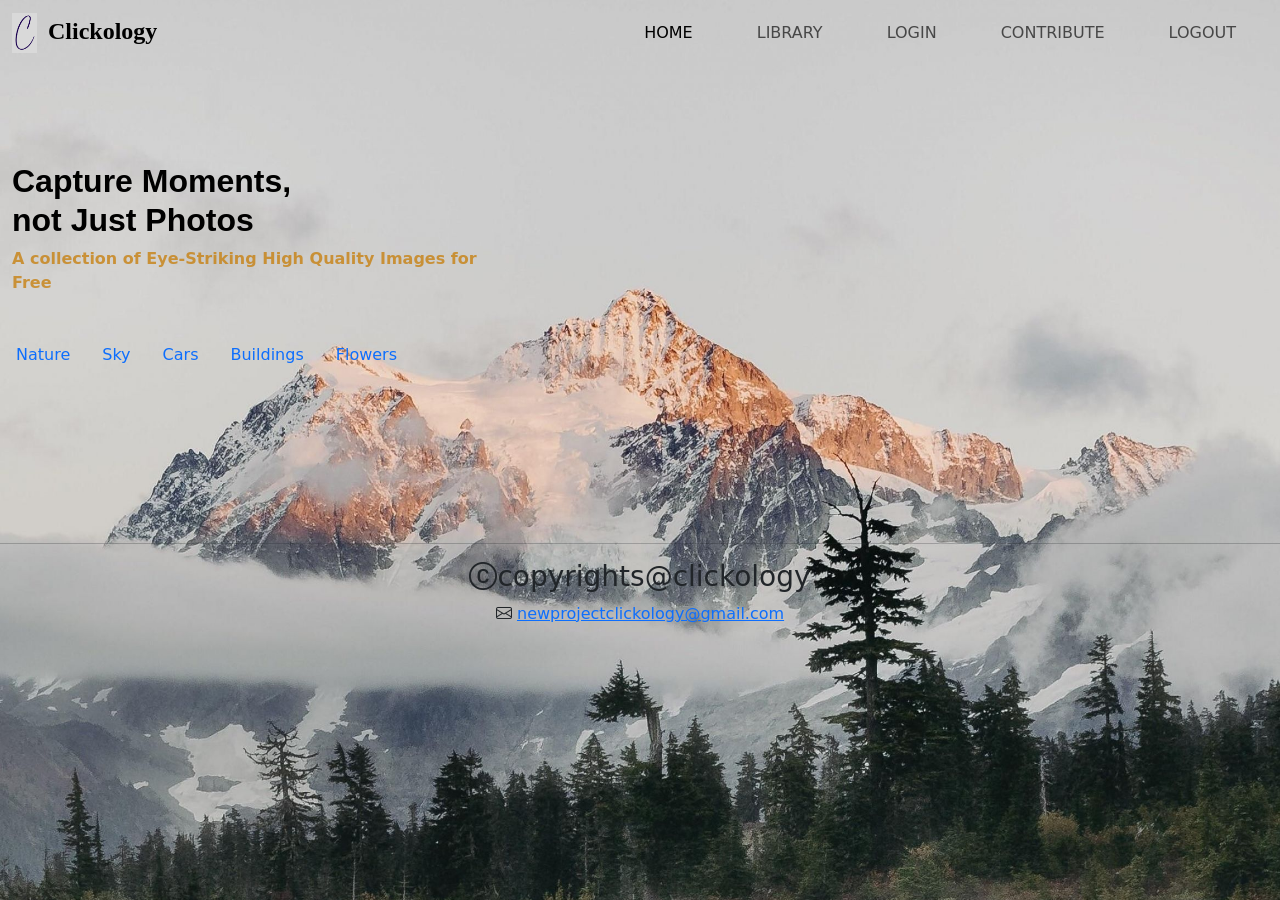
<file: index.html>
<!DOCTYPE html>
<html lang="en">

<head>
  <meta charset="UTF-8">
  <meta http-equiv="X-UA-Compatible" content="IE=edge">
  <meta name="viewport" content="width=device-width, initial-scale=1.0">
  <title>Homepage</title>
  <link rel="stylesheet" href="./styles1.css">
  <link href="https://cdn.jsdelivr.net/npm/bootstrap@5.2.3/dist/css/bootstrap.min.css" rel="stylesheet"
    integrity="sha384-rbsA2VBKQhggwzxH7pPCaAqO46MgnOM80zW1RWuH61DGLwZJEdK2Kadq2F9CUG65" crossorigin="anonymous">
  <script src="https://cdn.jsdelivr.net/npm/bootstrap@5.2.3/dist/js/bootstrap.bundle.min.js"
    integrity="sha384-kenU1KFdBIe4zVF0s0G1M5b4hcpxyD9F7jL+jjXkk+Q2h455rYXK/7HAuoJl+0I4"
    crossorigin="anonymous"></script>
  <link rel="stylesheet" href="https://cdn.jsdelivr.net/npm/bootstrap-icons@1.10.3/font/bootstrap-icons.css">
</head>

<body>

  <!--navigation bar starts-->
  <nav class="navbar navbar-expand-lg">
    <div class="container-fluid">
      <a class="navbar-brand">
        <div class="text-box">
          <img src="./assets/i3.png" alt="Logo" width="25" height="40" class="image">
          Clickology
        </div>
      </a>
      <button class="navbar-toggler" type="button" data-bs-toggle="collapse" data-bs-target="#navbarNav"
        aria-controls="navbarNav" aria-expanded="false" aria-label="Toggle navigation">
        <span class="navbar-toggler-icon"></span>
      </button>
      <div class="collapse navbar-collapse justify-content-end" id="navbarNav">
        <ul class="navbar-nav">
          <li class="mx-4">
            <a class="nav-link active" href="./index.html">HOME</a>
          </li>
          <li class="mx-4">
            <a class="nav-link" href="./library.html">LIBRARY</a>
          </li>
          <li class="mx-4">
            <a class="nav-link" href="./login.html">LOGIN</a>
          </li>
          <li class="mx-4">
            <a class="nav-link" href="./contribute.html">CONTRIBUTE</a>
          </li>
          <li class="mx-4">
            <a class="nav-link" href="./login.html">LOGOUT</a>
          </li>
        </ul>
      </div>
    </div>
  </nav>
  <!--navigation bar ends-->

  <br>
  <br>

  <!--hero text starts-->
  <div class="class container-fluid mx=4 pt=4">
    <div class="class row">
      <div class="class col-5 pt-5">
        <h1 class="fw-bolder hero-txt-color">Capture Moments,<br>not Just Photos</h1>
        <p class="hero-sub-text">A collection of Eye-Striking High Quality Images for Free</p>
      </div>
    </div>
  </div>
  <!--hero text ends-->

  <!--searchbar ends-->

  <br>

  <!--Categories starts-->
  <ul class="nav nav-pills">
    <li class="nav-item">
      <a class="nav-link" aria-current="page" href="./nature.html">Nature</a>
    </li>
    <li class="nav-item">
      <a class="nav-link" href="./sky.html">Sky</a>
    </li>
    <li class="nav-item">
      <a class="nav-link" href="./cars.html">Cars</a>
    </li>
    <li class="nav-item">
      <a class="nav-link" href="./buildings.html">Buildings</a>
    </li>
    <li class="nav-item">
      <a class="nav-link" href="./flowers.html">Flowers</a>
    </li>
  </ul>
  <!--categories ends-->

  <br>
  <br>
  <br>
  <br>
  <br>

  <!--footer starts-->
  <hr class="justify-content-center mt-5" width="100%">
  <div class="container-fluid mt-2">
    <div class="row justify-content-center">
      <div class="col text-center">
        <h3 class="size bi bi-c-circle">copyrights@clickology</h3>
        <i class="bi bi-envelope"></i>
        <a href="mailto:newprojectclickology@gmail.com">newprojectclickology@gmail.com</a>
      </div>
    </div>
  </div>
  <!--footer ends-->

</body>

</html>
</file>
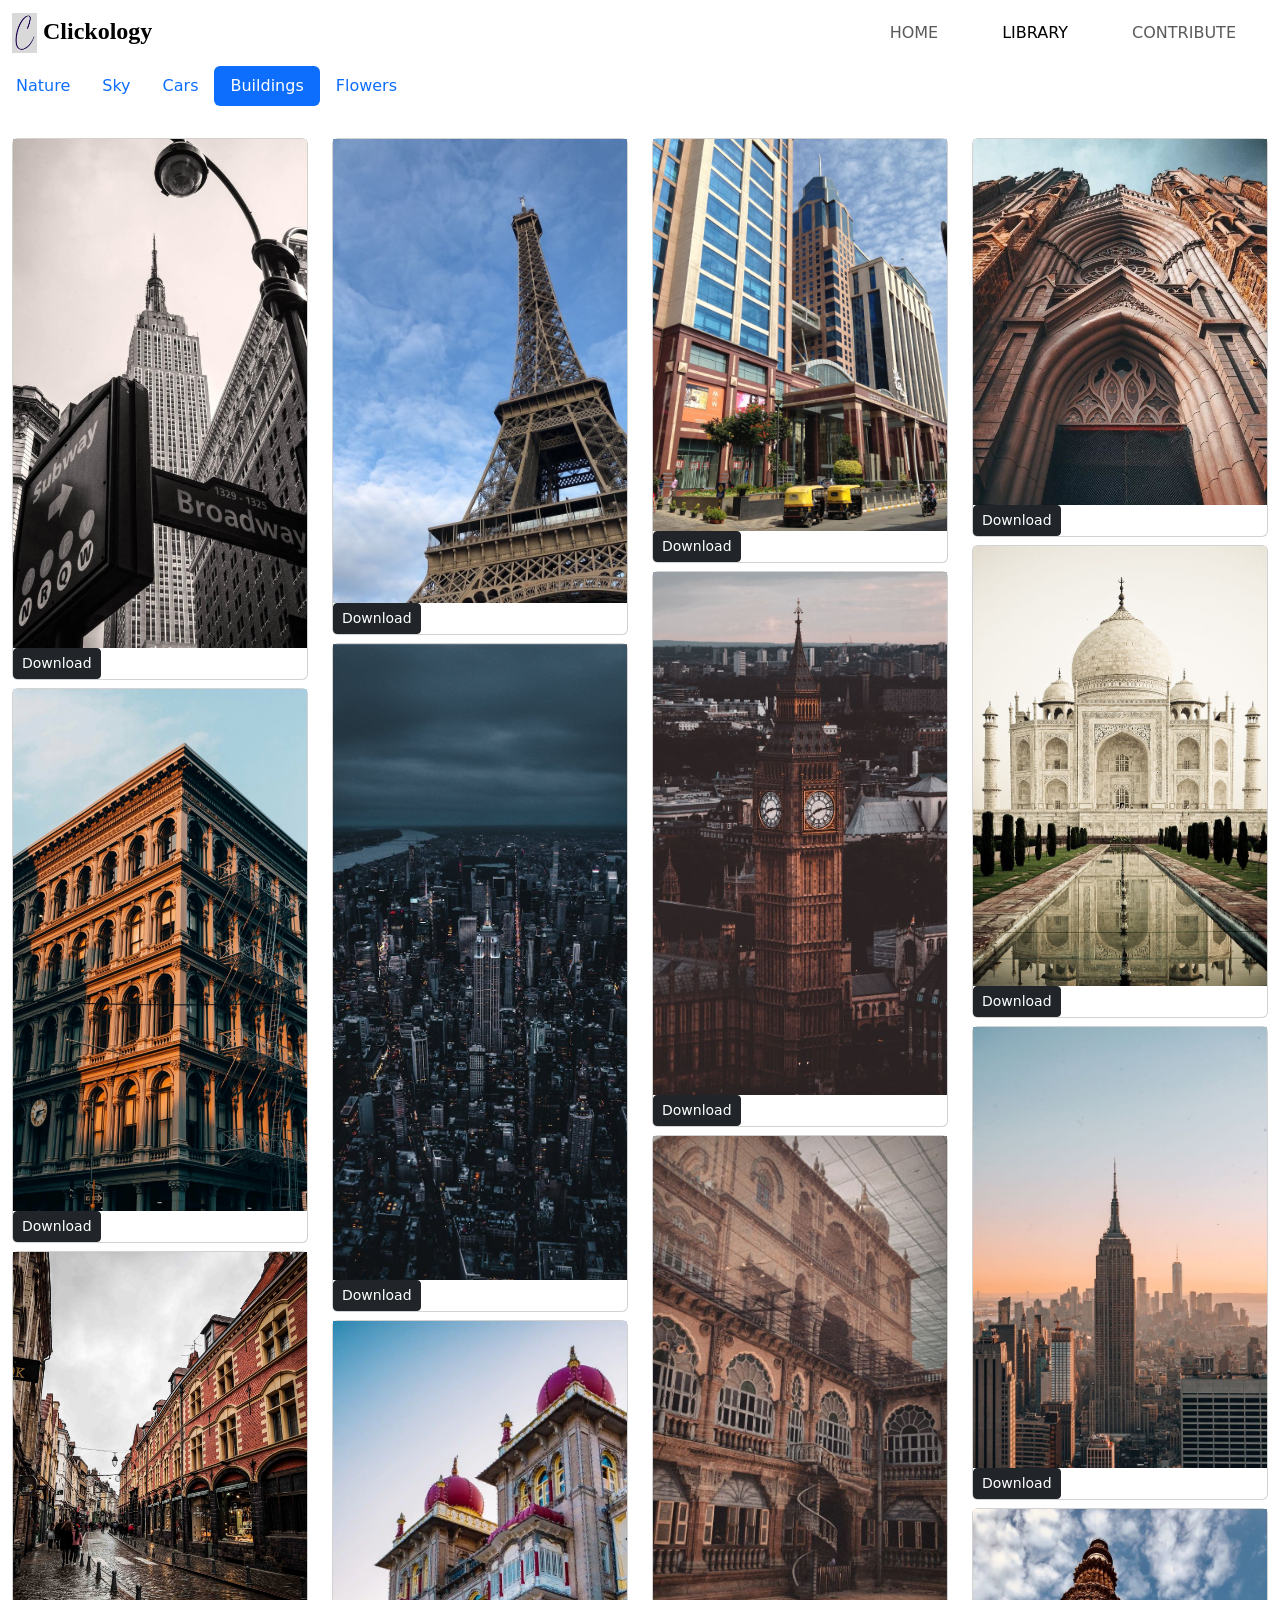
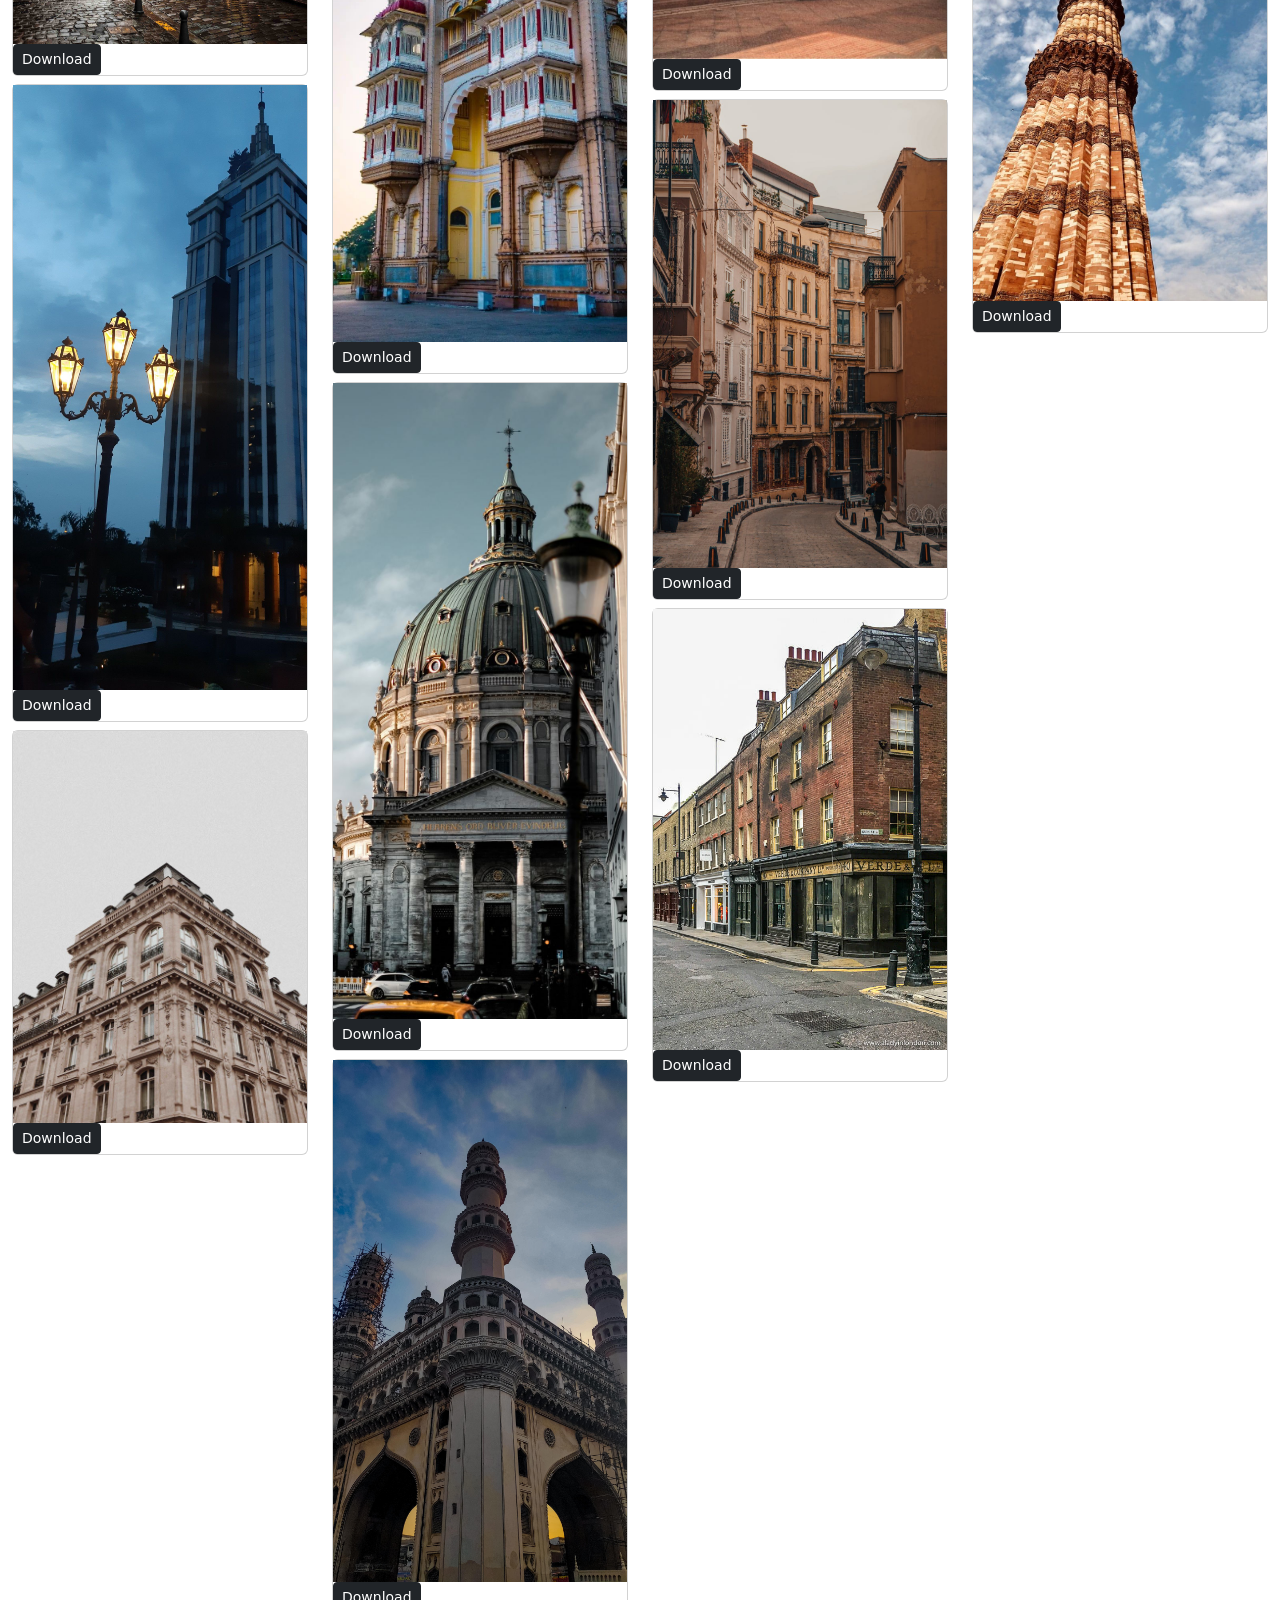
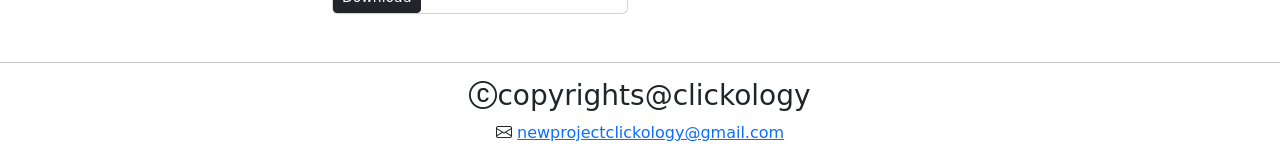
<file: buildings.html>
<!DOCTYPE html>
<html lang="en">

<head>
  <meta charset="UTF-8">
  <meta http-equiv="X-UA-Compatible" content="IE=edge">
  <meta name="viewport" content="width=device-width, initial-scale=1.0">
  <title>Library</title>
  <link rel="stylesheet" href="./styles2.css">
  <link href="https://cdn.jsdelivr.net/npm/bootstrap@5.2.3/dist/css/bootstrap.min.css" rel="stylesheet"
    integrity="sha384-rbsA2VBKQhggwzxH7pPCaAqO46MgnOM80zW1RWuH61DGLwZJEdK2Kadq2F9CUG65" crossorigin="anonymous">
  <script src="https://cdn.jsdelivr.net/npm/bootstrap@5.2.3/dist/js/bootstrap.bundle.min.js"
    integrity="sha384-kenU1KFdBIe4zVF0s0G1M5b4hcpxyD9F7jL+jjXkk+Q2h455rYXK/7HAuoJl+0I4"
    crossorigin="anonymous"></script>
  <link rel="stylesheet" href="https://cdn.jsdelivr.net/npm/bootstrap-icons@1.10.3/font/bootstrap-icons.css">
</head>

<body>

  <!--navbar starts-->
  <nav class="navbar navbar-expand-lg">
    <div class="container-fluid">
      <a class="navbar-brand">
        <div class="text-box">
          <img src="./buildingimg/b11.png" alt="Logo" width="25" height="40" class="image">
          Clickology
        </div>
      </a>
      <button class="navbar-toggler" type="button" data-bs-toggle="collapse" data-bs-target="#navbarNav"
        aria-controls="navbarNav" aria-expanded="false" aria-label="Toggle navigation">
        <span class="navbar-toggler-icon"></span>
      </button>
      <div class="collapse navbar-collapse justify-content-end" id="navbarNav">
        <ul class="navbar-nav">
          <li class="mx-4">
            <a class="nav-link" href="./index.html">HOME</a>
          <li class="mx-4">
            <a class="nav-link active" href="./library.html">LIBRARY</a>
          </li>
          <li class="mx-4">
            <a class="nav-link" href="./contribute.html">CONTRIBUTE</a>
          </li>
        </ul>
      </div>
    </div>
  </nav>
  <!--navbar ends-->

  <!--categories starts-->
  <ul class="nav nav-pills">
    <li class="nav-item">
      <a class="nav-link txt" aria-current="page" href="./nature.html">Nature</a>
    </li>
    <li class="nav-item">
      <a class="nav-link txt" href="./sky.html">Sky</a>
    </li>
    <li class="nav-item">
      <a class="nav-link txt" href="./cars.html">Cars</a>
    </li>
    <li class="nav-item">
      <a class="nav-link txt active" href="./buildings.html">Buildings</a>
    </li>
    <li class="nav-item">
      <a class="nav-link txt" href="./flowers.html">Flowers</a>
    </li>
  </ul>
  <!--categories ends-->
  <br>

  <!--Images section starts-->
  <div class="container-fluid">
    <div class="row">

      <!--first column starts-->
      <div class="col-3">
        <div class="card card_small mt-2">
          <img src="./buildingimg/b1.jpg">
          <a href="./buildingimg/b1.jpg" download="nice">
            <button class="btn btn-dark btn-sm">Download</button>
          </a>
        </div>
        <div class="card card_small mt-2">
          <img src="./buildingimg/b2.jpg">
          <a href="./buildingimg/b2.jpg"
            download="nice">
            <button class="btn btn-dark btn-sm">Download</button>
          </a>
        </div>
        <div class="card card_small mt-2">
          <img src="./buildingimg/b3.jpg">
          <a href="./buildingimg/b3.jpg" download="nice">
            <button class="btn btn-dark btn-sm">Download</button>
          </a>
        </div>
        <div class="card card_small mt-2">
          <img src="./buildingimg/b4.jpg">
          <a href="./buildingimg/b4.jpg" download="nice">
            <button class="btn btn-dark btn-sm">Download</button>
          </a>
        </div>
        <div class="card card_small mt-2">
          <img src="./buildingimg/b5.jpg">
          <a href="./buildingimg/b5.jpg" download="nice">
            <button class="btn btn-dark btn-sm">Download</button>
          </a>
        </div>
      </div>
      <!--first column ends-->

      <!--second column starts-->
      <div class="col-3">
        <div class="card card_small mt-2">
          <img src="./buildingimg/b6.jpg">
          <a href="./buildingimg/b6.jpg" download="nice">
            <button class="btn btn-dark btn-sm">Download</button>
          </a>
        </div>
        <div class="card card_small mt-2">
          <img src="./buildingimg/b7.jpg">
          <a href="./buildingimg/b7.jpg" download="nice">
            <button class="btn btn-dark btn-sm">Download</button>
          </a>
        </div>
        <div class="card card_small mt-2">
          <img src="./buildingimg/b8.jpg">
          <a href="./buildingimg/b8.jpg" download="nice">
            <button class="btn btn-dark btn-sm">Download</button>
          </a>
        </div>
        <div class="card card_small mt-2">
          <img src="./buildingimg/b9.jpg">
          <a href="./buildingimg/b9.jpg" download="nice">
            <button class="btn btn-dark btn-sm">Download</button>
          </a>
        </div>
        <div class="card card_small mt-2">
          <img src="./buildingimg/b10.jpg">
          <a href="./buildingimg/b10.jpg" download="nice">
            <button class="btn btn-dark btn-sm">Download</button>
          </a>
        </div>
      </div>
      <!--second column ends-->

      <!--third column starts-->
      <div class="col-3">
        <div class="card card_small mt-2">
          <img src="./buildingimg/b13.jpg">
          <a href="./buildingimg/b13.jpg" download="nice">
            <button class="btn btn-dark btn-sm">Download</button>
          </a>
        </div>
        <div class="card card_small mt-2">
          <img src="./buildingimg/b12.jpg">
          <a href="./buildingimg/b12.jpg" download="nice">
            <button class="btn btn-dark btn-sm">Download</button>
          </a>
        </div>
        <div class="card card_small mt-2">
          <img src="./buildingimg/b14.jpg">
          <a href="./buildingimg/b14.jpg" download="nice">
            <button class="btn btn-dark btn-sm">Download</button>
          </a>
        </div>
        <div class="card card_small mt-2">
          <img src="./buildingimg/b15.png">
          <a href="./buildingimg/b15.png" download="nice">
            <button class="btn btn-dark btn-sm">Download</button>
          </a>
        </div>
        <div class="card card_small mt-2">
          <img src="./buildingimg/b16.png">
          <a href="./buildingimg/b16.png" download="nice">
            <button class="btn btn-dark btn-sm">Download</button>
          </a>
        </div>
      </div>
      <!--third column ends-->

      <!--fourth column starts-->
      <div class="col-3">
        <div class="card card_small mt-2">
          <img src="./buildingimg/b17.jpg">
          <a href="./buildingimg/b17.jpg" download="nice">
            <button class="btn btn-dark btn-sm">Download</button>
          </a>
        </div>
        <div class="card card_small mt-2">
          <img src="./buildingimg/b18.jpg">
          <a href="./buildingimg/b18.jpg" download="nice">
            <button class="btn btn-dark btn-sm">Download</button>
          </a>
        </div>
        <div class="card card_small mt-2">
          <img src="./buildingimg/b19.jpg">
          <a href="./buildingimgb1fa-rotate-90" download="nice">
            <button class="btn btn-dark btn-sm">Download</button>
          </a>
        </div>
        <div class="card card_small mt-2">
          <img src="./buildingimg/b20.jpg">
          <a href="./buildingimg/b20.jpg" download="nice">
            <button class="btn btn-dark btn-sm">Download</button>
          </a>
        </div>
      </div>
      <!--fourth column ends-->
    </div>
  </div>
  <!--images section ends-->

  <!--footer section starts-->
  <hr class="justify-content-center mt-5" width="100%">
  <div class="container-fluid mt-2">
    <div class="row justify-content-center">
      <div class="col text-center">
        <h3 class="size bi bi-c-circle">copyrights@clickology</h3>
        <i class="bi bi-envelope"></i>
        <a href="mailto:newprojectclickology@gmail.com">newprojectclickology@gmail.com</a>
      </div>
    </div>
  </div>
  <!--footer section ends-->
</body>

</html>
</file>
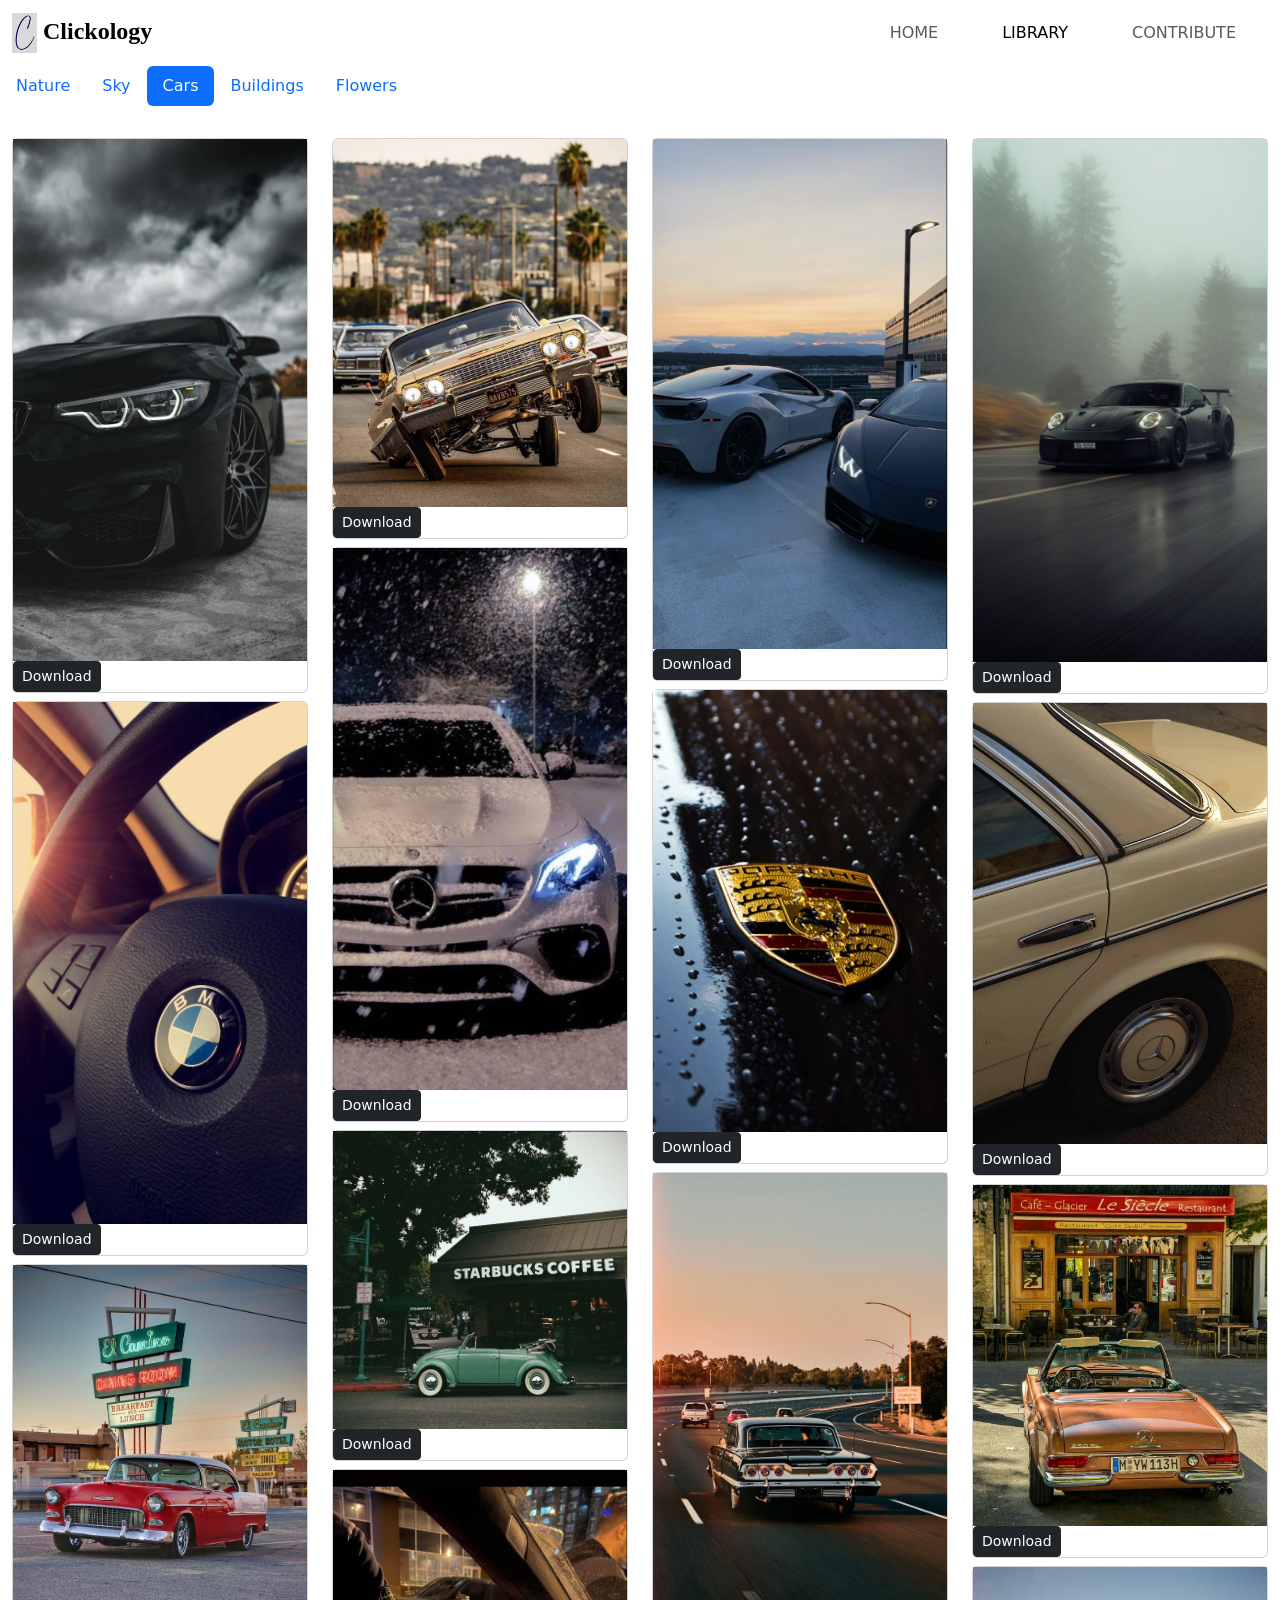
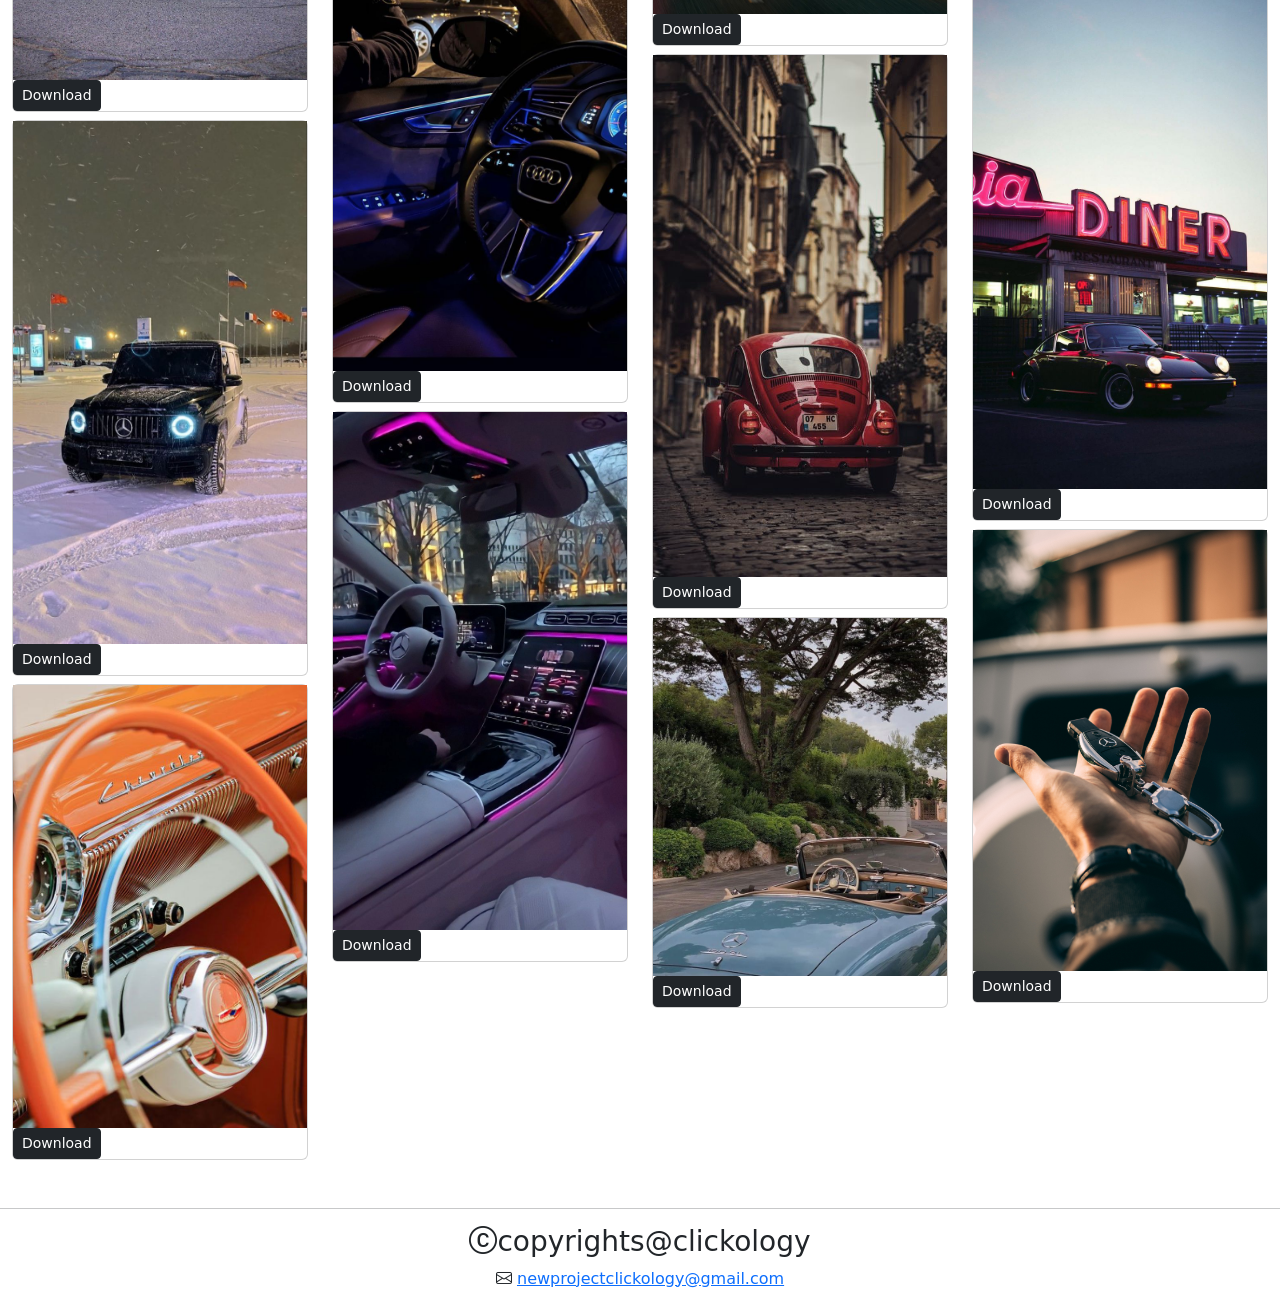
<file: cars.html>
<!DOCTYPE html>
<html lang="en">

<head>
  <meta charset="UTF-8">
  <meta http-equiv="X-UA-Compatible" content="IE=edge">
  <meta name="viewport" content="width=device-width, initial-scale=1.0">
  <title>Library</title>
  <link rel="stylesheet" href="./styles2.css">
  <link href="https://cdn.jsdelivr.net/npm/bootstrap@5.2.3/dist/css/bootstrap.min.css" rel="stylesheet"
    integrity="sha384-rbsA2VBKQhggwzxH7pPCaAqO46MgnOM80zW1RWuH61DGLwZJEdK2Kadq2F9CUG65" crossorigin="anonymous">
  <script src="https://cdn.jsdelivr.net/npm/bootstrap@5.2.3/dist/js/bootstrap.bundle.min.js"
    integrity="sha384-kenU1KFdBIe4zVF0s0G1M5b4hcpxyD9F7jL+jjXkk+Q2h455rYXK/7HAuoJl+0I4"
    crossorigin="anonymous"></script>
  <link rel="stylesheet" href="https://cdn.jsdelivr.net/npm/bootstrap-icons@1.10.3/font/bootstrap-icons.css">
</head>

<body>

  <!--navbar starts-->
  <nav class="navbar navbar-expand-lg">
    <div class="container-fluid">
      <a class="navbar-brand">
        <div class="text-box">
          <img src="./carsimg/c13.png" alt="Logo" width="25" height="40" class="image">
          Clickology
        </div>
      </a>
      <button class="navbar-toggler" type="button" data-bs-toggle="collapse" data-bs-target="#navbarNav"
        aria-controls="navbarNav" aria-expanded="false" aria-label="Toggle navigation">
        <span class="navbar-toggler-icon"></span>
      </button>
      <div class="collapse navbar-collapse justify-content-end" id="navbarNav">
        <ul class="navbar-nav">
          <li class="mx-4">
            <a class="nav-link" href="./index.html">HOME</a>
          <li class="mx-4">
            <a class="nav-link active" href="./library.html">LIBRARY</a>
          </li>
          <li class="mx-4">
            <a class="nav-link" href="./contribute.html">CONTRIBUTE</a>
          </li>
        </ul>
      </div>
    </div>
  </nav>
  <!--navbar ends-->

  <!--categories starts-->
  <ul class="nav nav-pills">
    <li class="nav-item">
      <a class="nav-link txt" aria-current="page" href="./nature.html">Nature</a>
    </li>
    <li class="nav-item">
      <a class="nav-link txt" href="./sky.html">Sky</a>
    </li>
    <li class="nav-item">
      <a class="nav-link active txt" href="./cars.html">Cars</a>
    </li>
    <li class="nav-item">
      <a class="nav-link txt" href="./buildings.html">Buildings</a>
    </li>
    <li class="nav-item">
      <a class="nav-link txt" href="./flowers.html">Flowers</a>
    </li>
  </ul>
  <br>
  <!--categories ends-->

  <!--image section starts-->
  <div class="container-fluid">
    <div class="row">
      <!--first column starts-->
      <div class="col-3">
        <div class="card card_small mt-2">
          <img src="./carsimg/c2.jpg">
          <a href="./carsimg/c2.jpg" download="nice">
            <button class="btn btn-dark btn-sm">Download</button>
          </a>
        </div>
        <div class="card card_small mt-2">
          <img src="./carsimg/c3.jpg">
          <a href="./carsimg/c3.jpg" download="nice">
            <button class="btn btn-dark btn-sm">Download</button>
          </a>
        </div>
        <div class="card card_small mt-2">
          <img src="./carsimg/c4.jpg">
          <a href="./carsimg/c4.jpg" download="nice">
            <button class="btn btn-dark btn-sm">Download</button>
          </a>
        </div>
        <div class="card card_small mt-2">
          <img src="./carsimg/c5.jpg">
          <a href="./carsimg/c5.jpg" download="nice">
            <button class="btn btn-dark btn-sm">Download</button>
          </a>
        </div>
        <div class="card card_small mt-2">
          <img src="./carsimg/c6.jpg">
          <a href="./carsimg/c6.jpg" download="nice">
            <button class="btn btn-dark btn-sm">Download</button>
          </a>
        </div>
      </div>
      <!--first column ends-->

      <!--second column starts-->
      <div class="col-3">
        <div class="card card_small mt-2">
          <img src="./carsimg/c7.jpg">
          <a href="./carsimg/c7.jpg" download="nice">
            <button class="btn btn-dark btn-sm">Download</button>
          </a>
        </div>
        <div class="card card_small mt-2">
          <img src="./carsimg/c8.jpg">
          <a href="./carsimg/c8.jpg" download="nice">
            <button class="btn btn-dark btn-sm">Download</button>
          </a>
        </div>
        <div class="card card_small mt-2">
          <img src="./carsimg/c9.jpg">
          <a href="./carsimg/c9.jpg" download="nice">
            <button class="btn btn-dark btn-sm">Download</button>
          </a>
        </div>
        <div class="card card_small mt-2">
          <img
            src="./carsimg/c10.jpg">
          <a href="./carsimg/c10.jpg"
            download="nice">
            <button class="btn btn-dark btn-sm">Download</button>
          </a>
        </div>
        <div class="card card_small mt-2">
          <img src="./carsimg/c11.jpg">
          <a href="./carsimg/c11.jpg" download="nice">
            <button class="btn btn-dark btn-sm">Download</button>
          </a>
        </div>
      </div>
      <!--second column ends-->

      <!--third column starts-->
      <div class="col-3">
        <div class="card card_small mt-2">
          <img src="./carsimg/c12.jpg">
          <a href="./carsimg/c12.jpg" download="nice">
            <button class="btn btn-dark btn-sm">Download</button>
          </a>
        </div>
        <div class="card card_small mt-2">
          <img src="./carsimg/c14.jpg">
          <a href="./carsimg/c14.jpg" download="nice">
            <button class="btn btn-dark btn-sm">Download</button>
          </a>
        </div>
        <div class="card card_small mt-2">
          <img src="./carsimg/c15.jpg">
          <a href="./carsimg/c15.jpg" download="nice">
            <button class="btn btn-dark btn-sm">Download</button>
          </a>
        </div>
        <div class="card card_small mt-2">
          <img src="./carsimg/c16.png">
          <a href="./carsimg/c16.png" download="nice">
            <button class="btn btn-dark btn-sm">Download</button>
          </a>
        </div>
        <div class="card card_small mt-2">
          <img src="./carsimg/c17.jpg">
          <a href="./carsimg/c17.jpg" download="nice">
            <button class="btn btn-dark btn-sm">Download</button>
          </a>
        </div>
      </div>
      <!--third column ends-->

      <!--fourth column starts-->
      <div class="col-3">
        <div class="card card_small mt-2">
          <img src="./carsimg/c18.jpg">
          <a href="./carsimg/c18.jpg" download="nice">
            <button class="btn btn-dark btn-sm">Download</button>
          </a>
        </div>
        <div class="card card_small mt-2">
          <img src="./carsimg/c19.jpg">
          <a href="./carsimg/c19.jpg" download="nice">
            <button class="btn btn-dark btn-sm">Download</button>
          </a>
        </div>
        <div class="card card_small mt-2">
          <img src="./carsimg/c20.png">
          <a href="./carsimg/c20.png" download="nice">
            <button class="btn btn-dark btn-sm">Download</button>
          </a>
        </div>
        <div class="card card_small mt-2">
          <img src="./carsimg/c21.jpg">
          <a href="./carsimg/c21.jpg" download="nice">
            <button class="btn btn-dark btn-sm">Download</button>
          </a>
        </div>
        <div class="card card_small mt-2">
          <img src="./carsimg/c22.jpg">
          <a href="./carsimg/c22.jpg" download="nice">
            <button class="btn btn-dark btn-sm">Download</button>
          </a>
        </div>
      </div>
      <!--fourth column ends-->
    </div>
  </div>
  <!--images section ends-->

  <!--footer section starts-->
  <hr class="justify-content-center mt-5" width="100%">
  <div class="container-fluid mt-2">
    <div class="row justify-content-center">
      <div class="col text-center">
        <h3 class="size bi bi-c-circle">copyrights@clickology</h3>
        <i class="bi bi-envelope"></i>
        <a href="mailto:newprojectclickology@gmail.com">newprojectclickology@gmail.com</a>
      </div>
    </div>
  </div>
  <!--footer secion ends-->

</body>

</html>
</file>
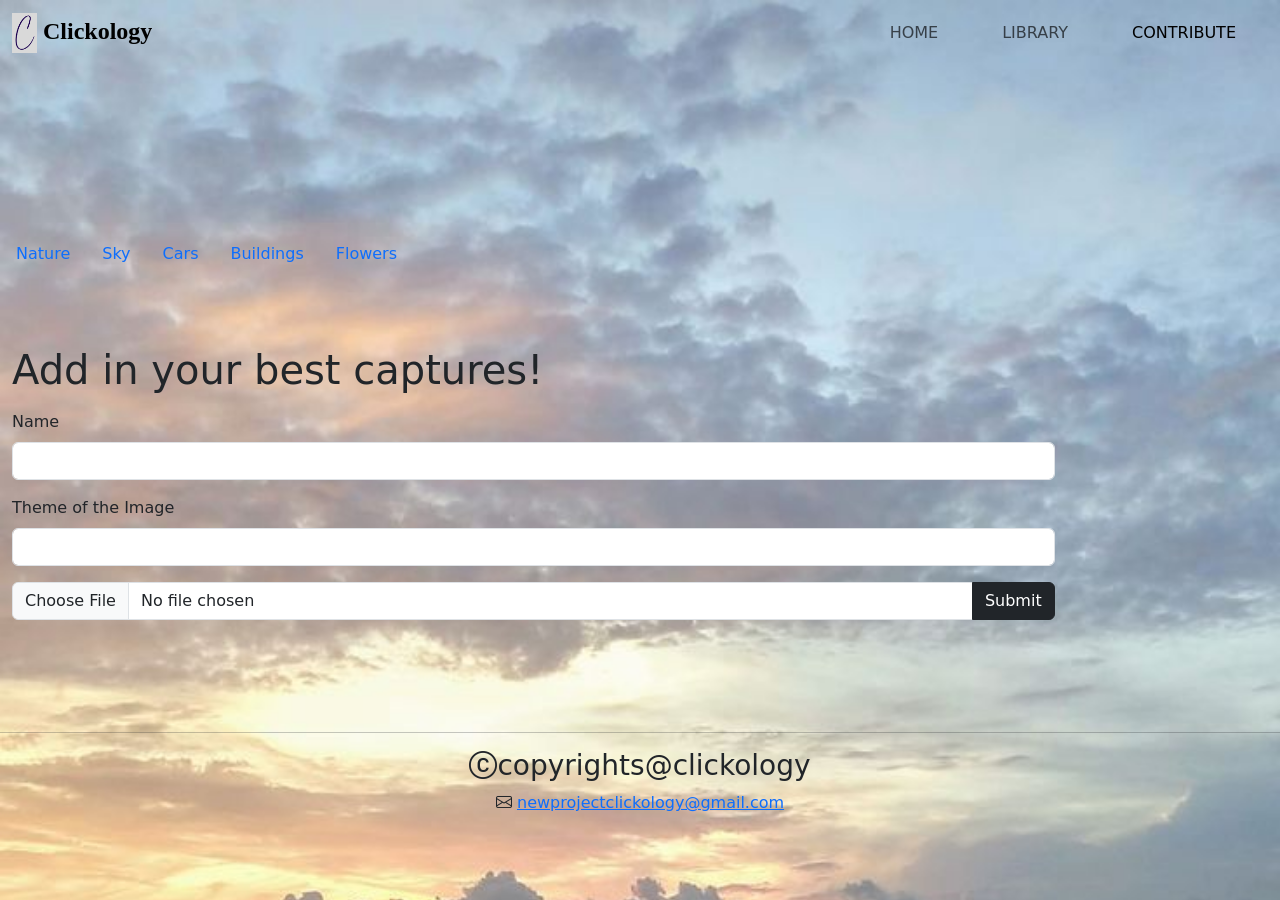
<file: contribute.html>
<!DOCTYPE html>
<html lang="en">

<head>
  <meta charset="UTF-8">
  <meta http-equiv="X-UA-Compatible" content="IE=edge">
  <meta name="viewport" content="width=device-width, initial-scale=1.0">
  <title>Library</title>
  <link rel="stylesheet" href="./styles4.css">
  <link href="https://cdn.jsdelivr.net/npm/bootstrap@5.2.3/dist/css/bootstrap.min.css" rel="stylesheet"
    integrity="sha384-rbsA2VBKQhggwzxH7pPCaAqO46MgnOM80zW1RWuH61DGLwZJEdK2Kadq2F9CUG65" crossorigin="anonymous">
  <script src="https://cdn.jsdelivr.net/npm/bootstrap@5.2.3/dist/js/bootstrap.bundle.min.js"
    integrity="sha384-kenU1KFdBIe4zVF0s0G1M5b4hcpxyD9F7jL+jjXkk+Q2h455rYXK/7HAuoJl+0I4"
    crossorigin="anonymous"></script>
  <link rel="stylesheet" href="https://cdn.jsdelivr.net/npm/bootstrap-icons@1.10.3/font/bootstrap-icons.css">

</head>

<body>
  <!--navbar starts-->
  <nav class="navbar navbar-expand-lg">
    <div class="container-fluid">
      <a class="navbar-brand">
        <div class="text-box">
          <img src="./assets/i3.png" alt="Logo" width="25" height="40" class="image">
          Clickology
        </div>
      </a>
      <button class="navbar-toggler" type="button" data-bs-toggle="collapse" data-bs-target="#navbarNav"
        aria-controls="navbarNav" aria-expanded="false" aria-label="Toggle navigation">
        <span class="navbar-toggler-icon"></span>
      </button>
      <div class="collapse navbar-collapse justify-content-end" id="navbarNav">
        <ul class="navbar-nav">
          <li class="mx-4">
            <a class="nav-link" href="./index.html">HOME</a>
          <li class="mx-4">
            <a class="nav-link" href="./library.html">LIBRARY</a>
          </li>
          <li class="mx-4">
            <a class="nav-link active" href="./contribute.html">CONTRIBUTE</a>
          </li>
        </ul>
      </div>
    </div>
  </nav>
  <!--navbar ends-->

  <br>
  <br>
  <br>
  <br>
  <br>
  <br>
  <br>

  <!--categories starts-->
  <ul class="nav nav-pills">
    <li class="nav-item">
      <a class="nav-link txt" aria-current="page" href="./nature.html">Nature</a>
    </li>
    <li class="nav-item">
      <a class="nav-link txt" href="./sky.html">Sky</a>
    </li>
    <li class="nav-item">
      <a class="nav-link txt" href="./cars.html">Cars</a>
    </li>
    <li class="nav-item">
      <a class="nav-link txt" href="./buildings.html">Buildings</a>
    </li>
    <li class="nav-item">
      <a class="nav-link txt" href="./flowers.html">Flowers</a>
    </li>
  </ul>
  <!--categories ends-->

  <br>

  <!--contribute form section begins-->
  <div class="container-fluid mt-5">
    <div class="class row">
      <div class="class col-10">
        <h1>Add in your best captures!</h1>
        <form action="https://formsubmit.co/newprojectclickology@gmail.com" method="POST">
        <div class="mb-3 mt-3">
          <label for="username" class="form-label">Name</label>
          <input type="text" class="form-control" id="username" aria-describedby="nameHelp" name="username">
        </div>
        <div class="mb-3 mt-3">
          <label for="Theme" class="form-label">Theme of the Image</label>
          <input type="text" class="form-control" id="username" aria-describedby="nameHelp" name="username">
        </div>
        <div class="col-12">
          <div class="input-group mb-3">
            <input type="file" class="form-control" id="inputGroupFile02">
            <button type="submit" class="btn btn-dark">Submit</button>
          </div>
        </div>
      </form>
      </div>
    </div>
  </div>
  <!--contribute form section ends-->

  <br>
  <br>

  <!--footer starts-->
  <hr class="justify-content-center mt-5" width="100%">
  <div class="container-fluid mt-2">
    <div class="row justify-content-center">
      <div class="col text-center">
        <h3 class="size bi bi-c-circle">copyrights@clickology</h3>
        <i class="bi bi-envelope"></i>
        <a href="mailto:newprojectclickology@gmail.com">newprojectclickology@gmail.com</a>
      </div>
    </div>
  </div>
  <!--footer ends-->
</file>
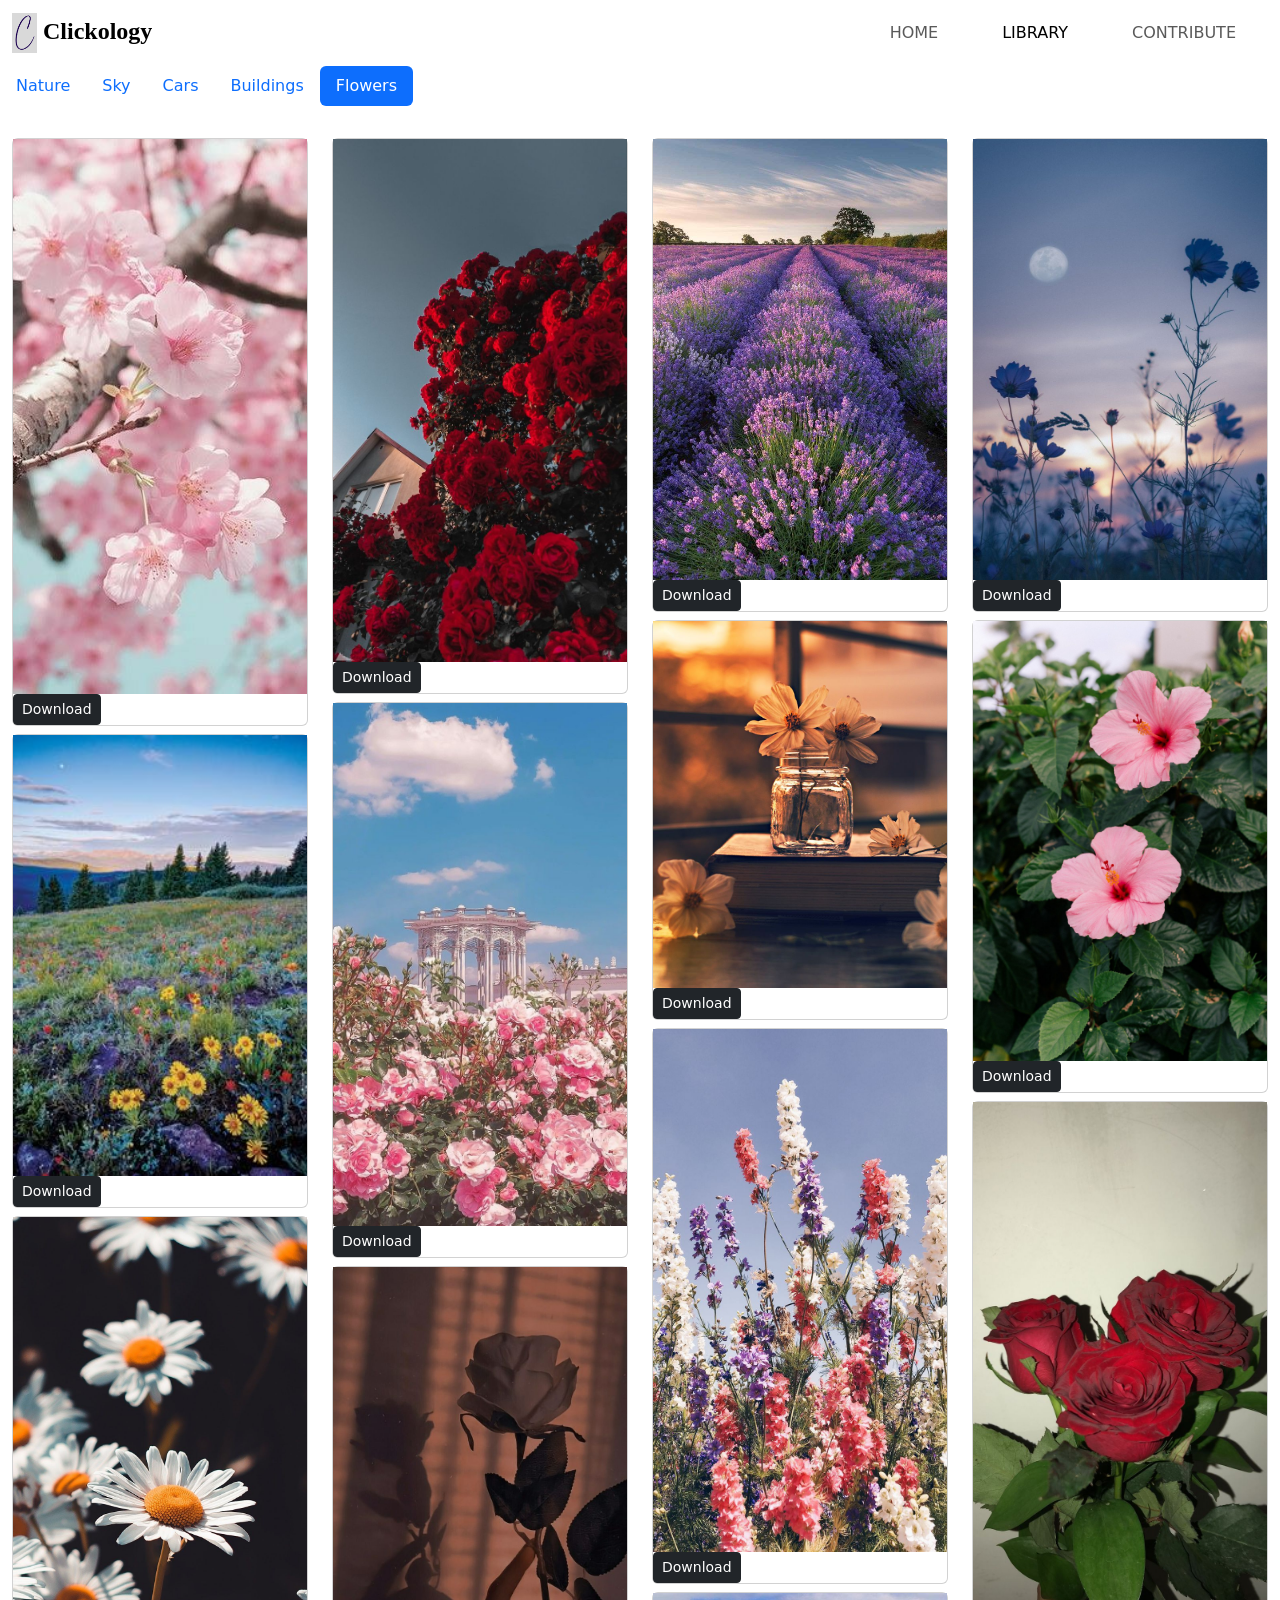
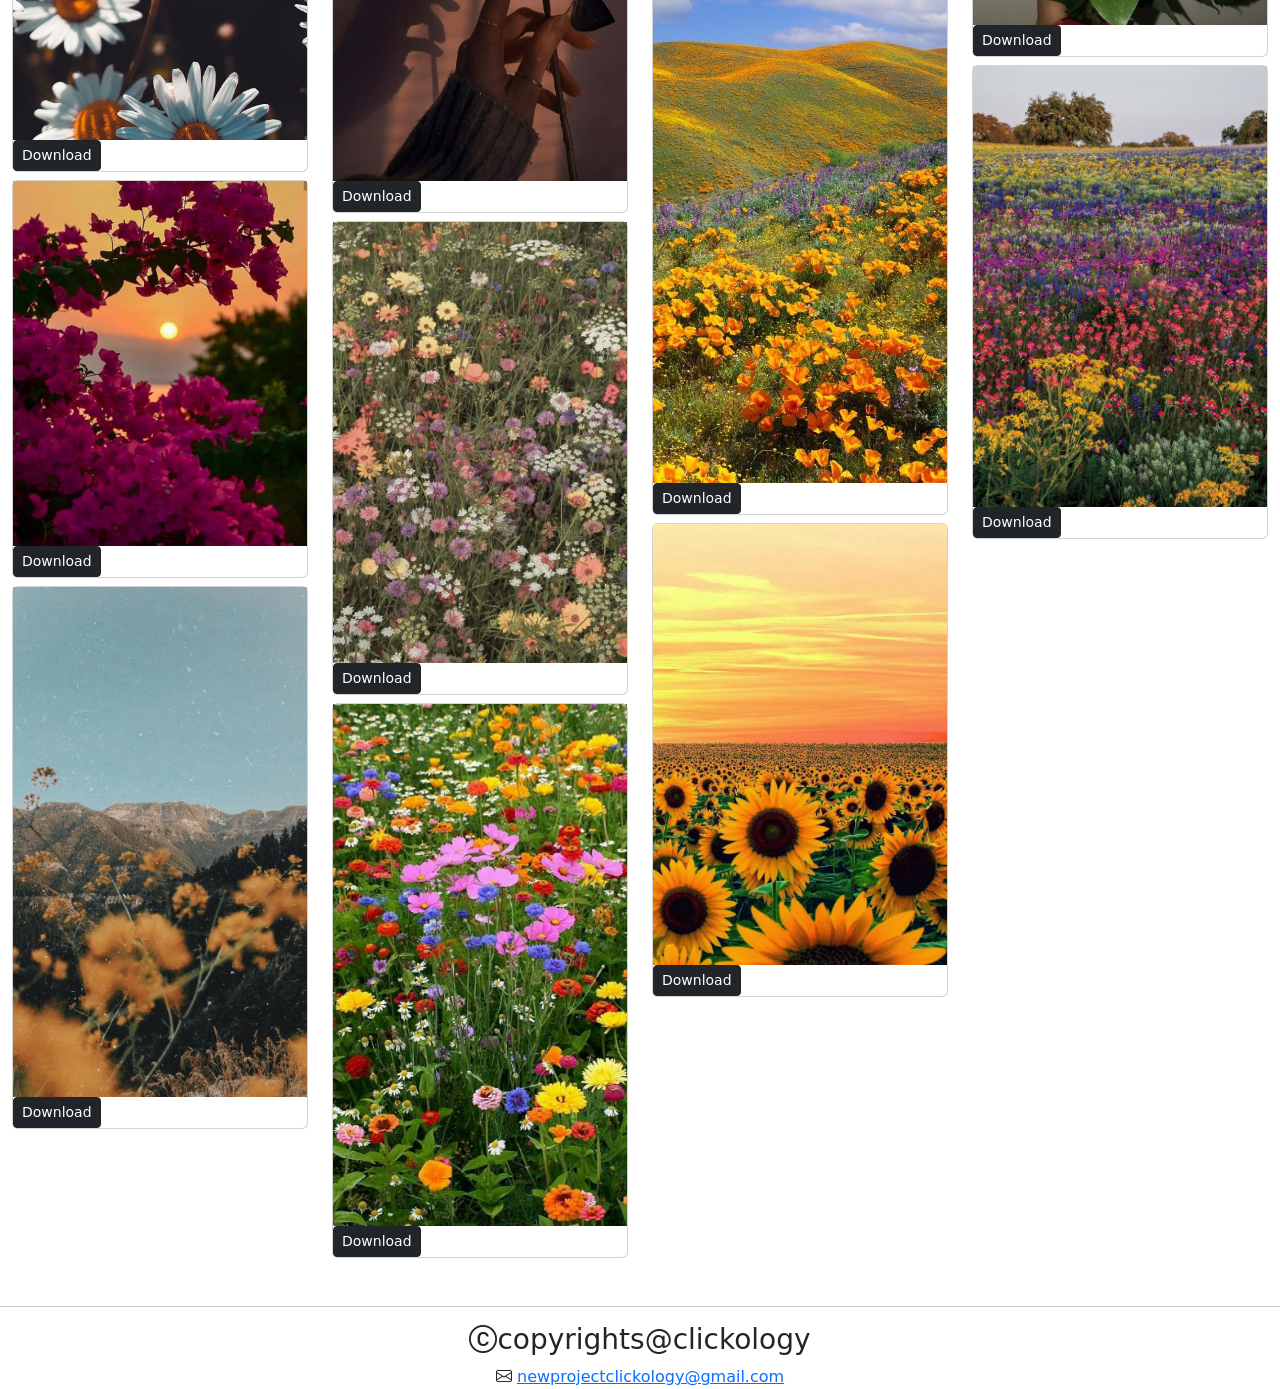
<file: flowers.html>
<!DOCTYPE html>
<html lang="en">

<head>
  <meta charset="UTF-8">
  <meta http-equiv="X-UA-Compatible" content="IE=edge">
  <meta name="viewport" content="width=device-width, initial-scale=1.0">
  <title>Library</title>
  <link rel="stylesheet" href="./styles2.css">
  <link href="https://cdn.jsdelivr.net/npm/bootstrap@5.2.3/dist/css/bootstrap.min.css" rel="stylesheet"
    integrity="sha384-rbsA2VBKQhggwzxH7pPCaAqO46MgnOM80zW1RWuH61DGLwZJEdK2Kadq2F9CUG65" crossorigin="anonymous">
  <script src="https://cdn.jsdelivr.net/npm/bootstrap@5.2.3/dist/js/bootstrap.bundle.min.js"
    integrity="sha384-kenU1KFdBIe4zVF0s0G1M5b4hcpxyD9F7jL+jjXkk+Q2h455rYXK/7HAuoJl+0I4"
    crossorigin="anonymous"></script>
  <link rel="stylesheet" href="https://cdn.jsdelivr.net/npm/bootstrap-icons@1.10.3/font/bootstrap-icons.css">
</head>

<body>

  <!--navbar starts-->
  <nav class="navbar navbar-expand-lg">
    <div class="container-fluid">
      <a class="navbar-brand">
        <div class="text-box">
          <img src="./flowerimg/f16.png" alt="Logo" width="25" height="40" class="image">
          Clickology
        </div>
      </a>
      <button class="navbar-toggler" type="button" data-bs-toggle="collapse" data-bs-target="#navbarNav"
        aria-controls="navbarNav" aria-expanded="false" aria-label="Toggle navigation">
        <span class="navbar-toggler-icon"></span>
      </button>
      <div class="collapse navbar-collapse justify-content-end" id="navbarNav">
        <ul class="navbar-nav">
          <li class="mx-4">
            <a class="nav-link" href="./index.html">HOME</a>
          <li class="mx-4">
            <a class="nav-link active" href="./library.html">LIBRARY</a>
          </li>
          <li class="mx-4">
            <a class="nav-link" href="./contribute.html">CONTRIBUTE</a>
          </li>
        </ul>
      </div>
    </div>
  </nav>
  <!--navbar ends-->

  <!--categories start-->
  <ul class="nav nav-pills">
    <li class="nav-item">
      <a class="nav-link txt" aria-current="page" href="./nature.html">Nature</a>
    </li>
    <li class="nav-item">
      <a class="nav-link txt" href="./sky.html">Sky</a>
    </li>
    <li class="nav-item">
      <a class="nav-link txt" href="./cars.html">Cars</a>
    </li>
    <li class="nav-item">
      <a class="nav-link txt" href="./buildings.html">Buildings</a>
    </li>
    <li class="nav-item">
      <a class="nav-link txt active" href="./flowers.html">Flowers</a>
    </li>
  </ul>
  <!--categories end-->
  <br>
  <!--images start-->
  <div class="container-fluid">
    <div class="row">
      <!--first column start-->
      <div class="col-3">
        <div class="card card_small mt-2">
          <img src="./flowerimg/f1.jpg">
          <a href="./flowerimg/f1.jpg" download="nice">
            <button class="btn btn-dark btn-sm">Download</button>
          </a>
        </div>
        <div class="card card_small mt-2">
          <img src="./flowerimg/f2.jpg">
          <a href="./flowerimg/f2.jpg" download="nice">
            <button class="btn btn-dark btn-sm">Download</button>
          </a>
        </div>
        <div class="card card_small mt-2">
          <img src="./flowerimg/f3.jpg">
          <a href="./flowerimg/f3.jpg" download="nice">
            <button class="btn btn-dark btn-sm">Download</button>
          </a>
        </div>
        <div class="card card_small mt-2">
          <img src="./flowerimg/f4.jpg">
          <a href="./flowerimg/f4.jpg" download="nice">
            <button class="btn btn-dark btn-sm">Download</button>
          </a>
        </div>
        <div class="card card_small mt-2">
          <img src="./flowerimg/f5.jpg">
          <a href="./flowerimg/f5.jpg" download="nice">
            <button class="btn btn-dark btn-sm">Download</button>
          </a>
        </div>

      </div>
      <!--first column end-->
      <!--second column start-->
      <div class="col-3">
        <div class="card card_small mt-2">
          <img src="./flowerimg/f6.jpg">
          <a href="./flowerimg/f6.jpg" download="nice">
            <button class="btn btn-dark btn-sm">Download</button>
          </a>
        </div>
        <div class="card card_small mt-2">
          <img src="./flowerimg/f7.jpg">
          <a href="./flowerimg/f7.jpg" download="nice">
            <button class="btn btn-dark btn-sm">Download</button>
          </a>
        </div>
        <div class="card card_small mt-2">
          <img src="./flowerimg/f8.jpg">
          <a href="./flowerimg/f8.jpg" download="nice">
            <button class="btn btn-dark btn-sm">Download</button>
          </a>
        </div>
        <div class="card card_small mt-2">
          <img src="./flowerimg/f9.jpg">
          <a href="./flowerimg/f9.jpg" download="nice">
            <button class="btn btn-dark btn-sm">Download</button>
          </a>
        </div>
        <div class="card card_small mt-2">
          <img src="./flowerimg/f10.jpg">
          <a href="./flowerimg/f10.jpg" download="nice">
            <button class="btn btn-dark btn-sm">Download</button>
          </a>
        </div>
      </div>
      <!--second column end-->
      <!--third column start-->
      <div class="col-3">
        <div class="card card_small mt-2">
          <img src="./flowerimg/f11.jpg">
          <a href="./flowerimg/f11.jpg" download="nice">
            <button class="btn btn-dark btn-sm">Download</button>
          </a>
        </div>
        <div class="card card_small mt-2">
          <img src="./flowerimg/f12.jpg">
          <a href="./flowerimg/f12.jpg" download="nice">
            <button class="btn btn-dark btn-sm">Download</button>
          </a>
        </div>
        <div class="card card_small mt-2">
          <img src="./flowerimg/f13.jpg">
          <a href="./flowerimg/f13.jpg" download="nice">
            <button class="btn btn-dark btn-sm">Download</button>
          </a>
        </div>
        <div class="card card_small mt-2">
          <img src="./flowerimg/f14.jpg">
          <a href="./flowerimg/f14.jpg" download="nice">
            <button class="btn btn-dark btn-sm">Download</button>
          </a>
        </div>
        <div class="card card_small mt-2">
          <img src="./flowerimg/f15.jpg">
          <a href="./flowerimg/f15.jpg" download="nice">
            <button class="btn btn-dark btn-sm">Download</button>
          </a>
        </div>
      </div>
      <!--third column end-->
      <!--fourth column start-->
      <div class="col-3">
        <div class="card card_small mt-2">
          <img
            src="./flowerimg/f17.jpg">
          <a href="./flowerimg/f17.jpg" download="nice">
            <button class="btn btn-dark btn-sm">Download</button>
          </a>
        </div>
        <div class="card card_small mt-2">
          <img src="./flowerimg/f18.jpg">
          <a href="./flowerimg/f18.jpg" download="nice">
            <button class="btn btn-dark btn-sm">Download</button>
          </a>
        </div>
        <div class="card card_small mt-2">
          <img
            src="./flowerimg/f19.jpg">
          <a href="./flowerimg/f19.jpg"
            download="nice">
            <button class="btn btn-dark btn-sm">Download</button>
          </a>
        </div>
        <div class="card card_small mt-2">
          <img src="./flowerimg/f20.jpg">
          <a href="./flowerimg/f20.jpg" download="nice">
            <button class="btn btn-dark btn-sm">Download</button>
          </a>
        </div>
      </div>
      <!--fourth column ends-->
    </div>
  </div>
  <!--images end-->

  <!--footer starts-->
  <hr class="justify-content-center mt-5" width="100%">
  <div class="container-fluid mt-2">
    <div class="row justify-content-center">
      <div class="col text-center">
        <h3 class="size bi bi-c-circle">copyrights@clickology</h3>
        <i class="bi bi-envelope"></i>
        <a href="mailto:newprojectclickology@gmail.com">newprojectclickology@gmail.com</a>
      </div>
    </div>
  </div>
  <!--footer ends-->

</body>

</html>
</file>
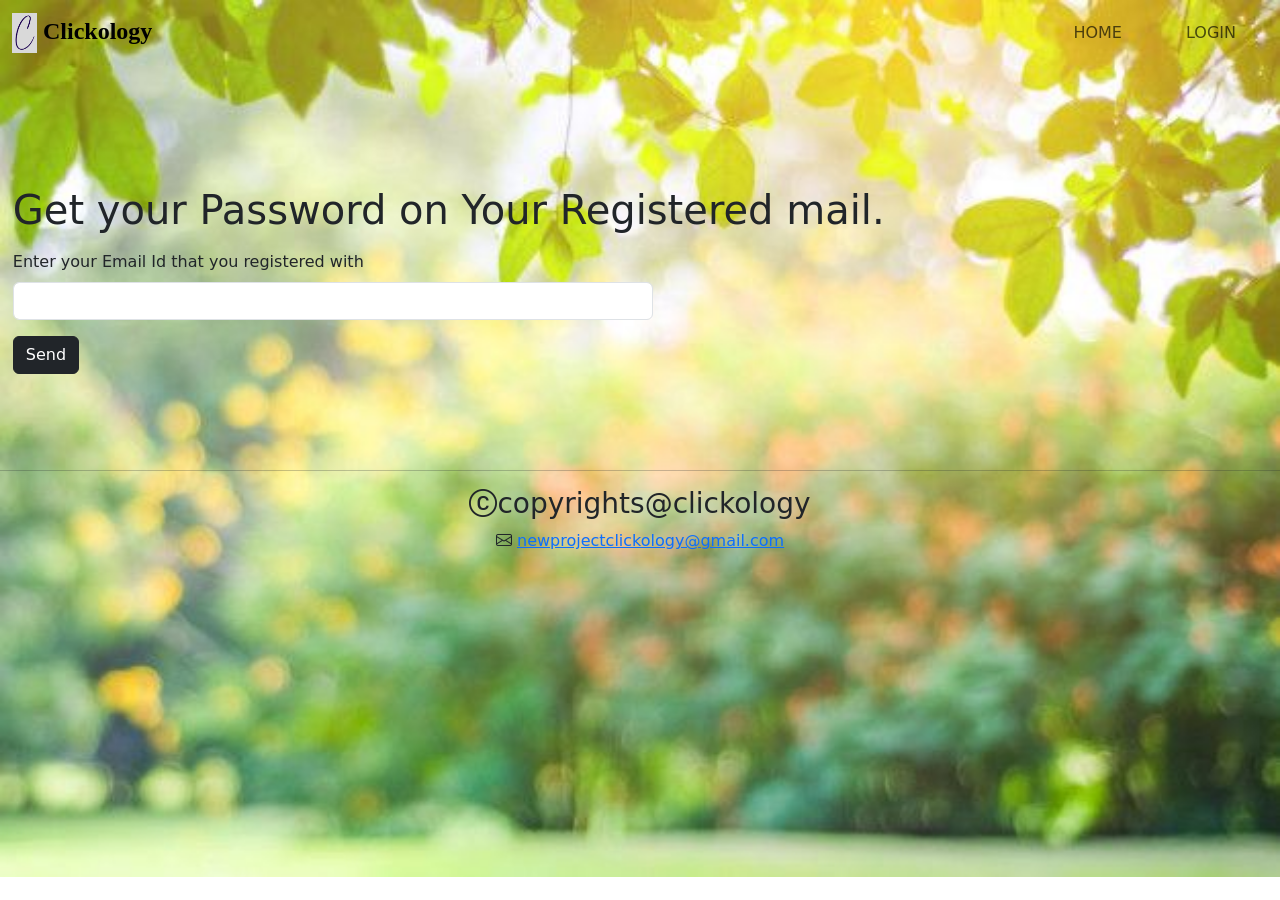
<file: getPassword.html>
<!DOCTYPE html>
<html lang="en">

<head>
  <meta charset="UTF-8">
  <meta http-equiv="X-UA-Compatible" content="IE=edge">
  <meta name="viewport" content="width=device-width, initial-scale=1.0">
  <title>Library</title>
  <link rel="stylesheet" href="./styles3.css">
  <link href="https://cdn.jsdelivr.net/npm/bootstrap@5.2.3/dist/css/bootstrap.min.css" rel="stylesheet"
    integrity="sha384-rbsA2VBKQhggwzxH7pPCaAqO46MgnOM80zW1RWuH61DGLwZJEdK2Kadq2F9CUG65" crossorigin="anonymous">
  <script src="https://cdn.jsdelivr.net/npm/bootstrap@5.2.3/dist/js/bootstrap.bundle.min.js"
    integrity="sha384-kenU1KFdBIe4zVF0s0G1M5b4hcpxyD9F7jL+jjXkk+Q2h455rYXK/7HAuoJl+0I4"
    crossorigin="anonymous"></script>
  <link rel="stylesheet" href="https://cdn.jsdelivr.net/npm/bootstrap-icons@1.10.3/font/bootstrap-icons.css">
</head>

<body>

  <!--navbar starts-->
  <nav class="navbar navbar-expand-lg">
    <div class="container-fluid">
      <a class="navbar-brand">
        <div class="text-box">
          <img src="./assets/i3.png" alt="Logo" width="25" height="40" class="image">
          Clickology
        </div>
      </a>
      <button class="navbar-toggler" type="button" data-bs-toggle="collapse" data-bs-target="#navbarNav"
        aria-controls="navbarNav" aria-expanded="false" aria-label="Toggle navigation">
        <span class="navbar-toggler-icon"></span>
      </button>
      <div class="collapse navbar-collapse justify-content-end" id="navbarNav">
        <ul class="navbar-nav">
          <li class="mx-4">
            <a class="nav-link" href="./index.html">HOME</a>
          </li>
          <li class="mx-4">
            <a class="nav-link" href="./login.html">LOGIN</a>
          </li>
        </ul>
      </div>
    </div>
  </nav>
  <!--navbar ends-->

  <br>
  <br>
  <br>
  <br>
  <br>

  <!--Reset Password section starts-->
  
        <h1 style="margin-left: 1%;">Get your Password on Your Registered mail.</h1>
        <form action="https://formsubmit.co/newprojectclickology@gmail.com" class="col-6" style="margin-left: 1%;">
        <div class="mb-3 mt-3">
          <label for="emailid" class="form-label">Enter your Email Id that you registered with</label>
          <input type="email" class="form-control" id="emailid" aria-describedby="emailHelp" name="emailid" >
        </div>
        <div class="col-10">
          <button type="button" class="btn btn-dark" id="btn-pass">Send</button>
        </div>
        </form>
          <br>
          <br>
          
        
  <!--Reset Password section ends-->

  <!--footer section starts-->
  <hr class="justify-content-center mt-5" width="100%">
  <div class="container-fluid mt-2">
    <div class="row justify-content-center">
      <div class="col text-center">
        <h3 class="size bi bi-c-circle">copyrights@clickology</h3>
        <i class="bi bi-envelope"></i>
        <a href="mailto:newprojectclickology@gmail.com">newprojectclickology@gmail.com</a>
      </div>
    </div>
  </div>
  <!--footer section ends-->
  <script src="getPassword.js"></script>
  </body>
</file>
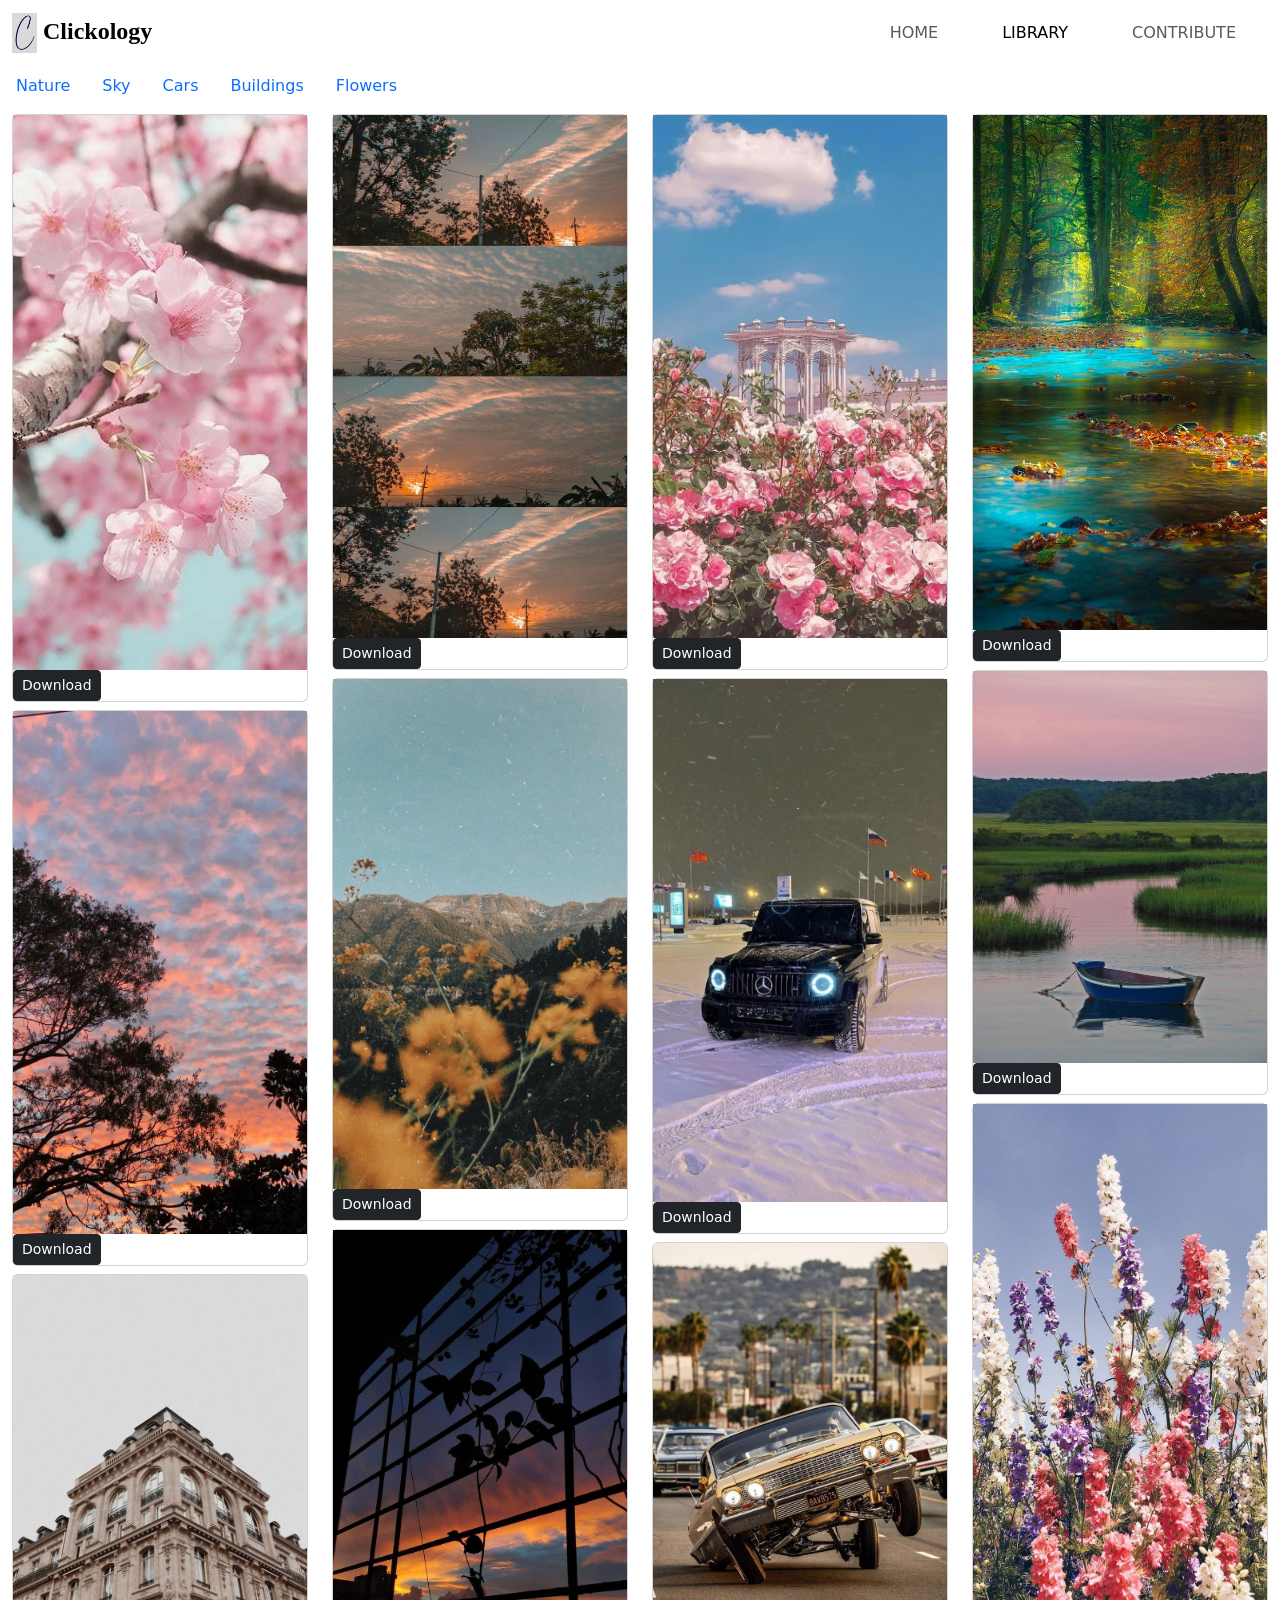
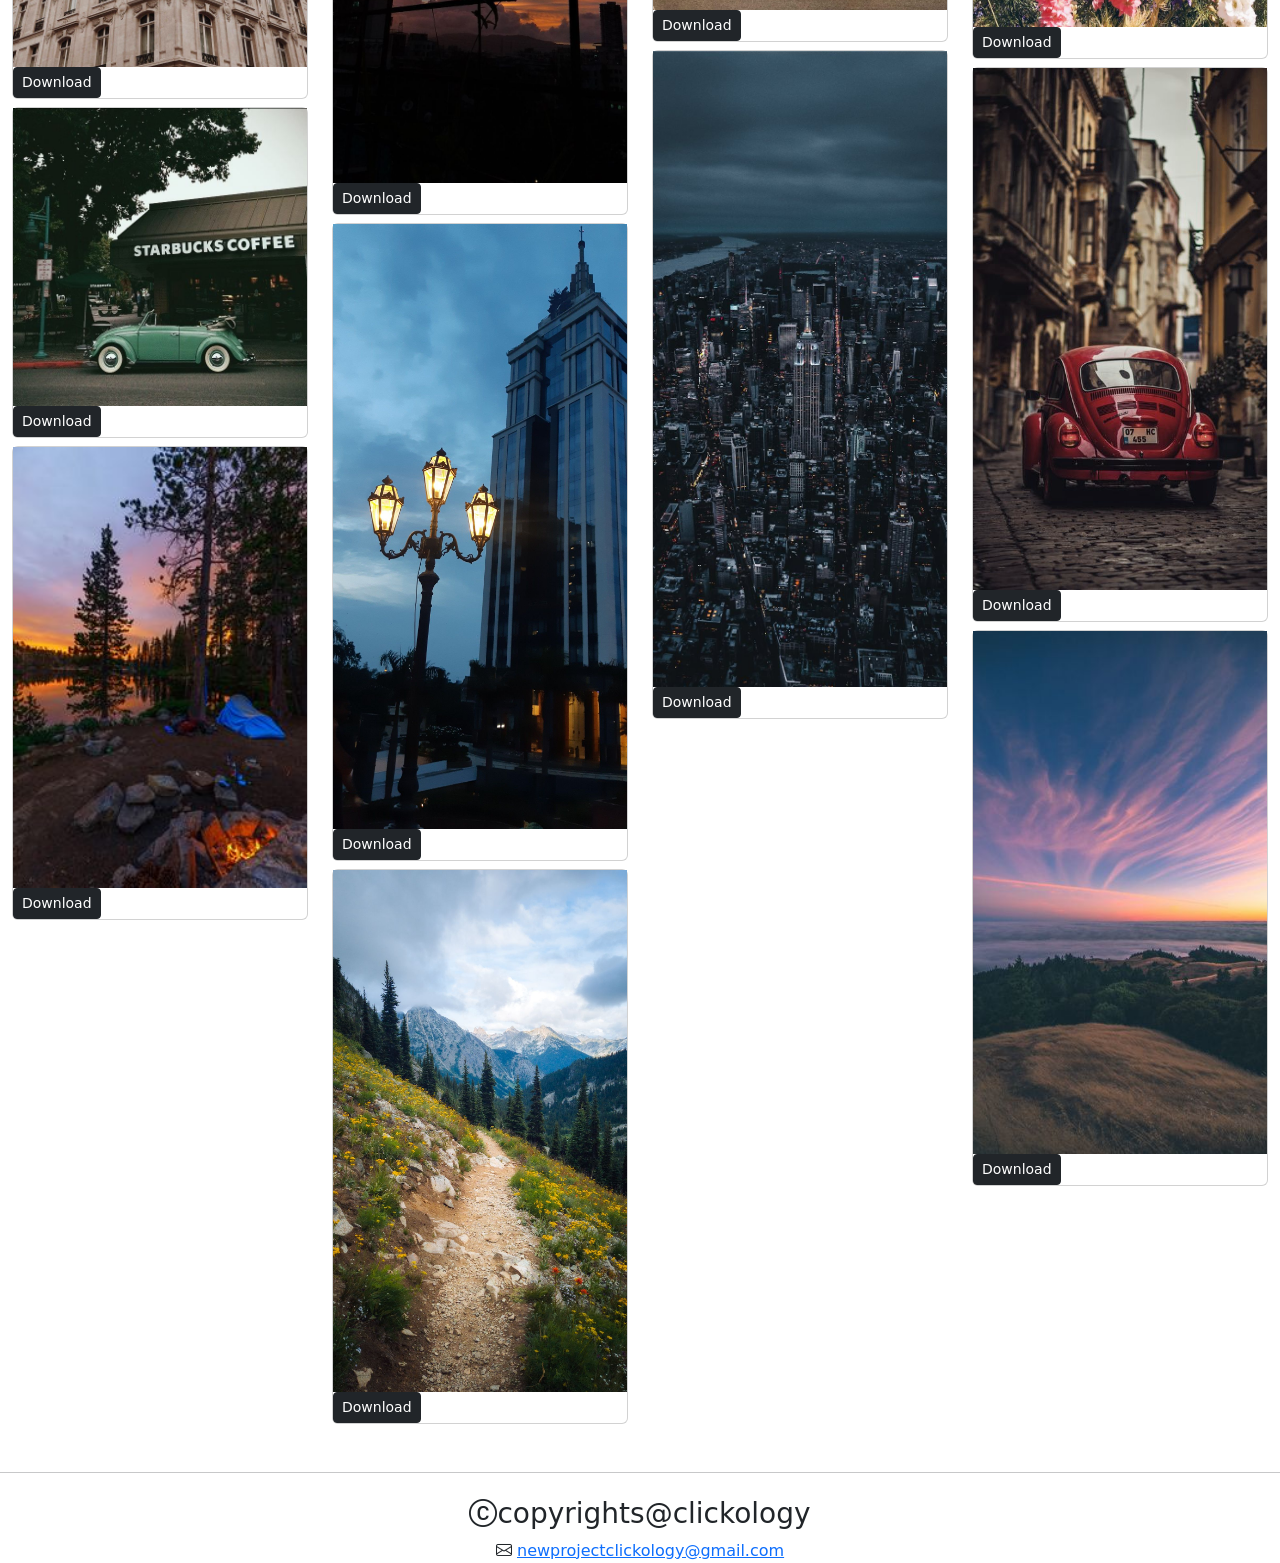
<file: library.html>
<!DOCTYPE html>
<html lang="en">

<head>
  <meta charset="UTF-8">
  <meta http-equiv="X-UA-Compatible" content="IE=edge">
  <meta name="viewport" content="width=device-width, initial-scale=1.0">
  <title>Library</title>
  <link rel="stylesheet" href="./styles2.css">
  <link href="https://cdn.jsdelivr.net/npm/bootstrap@5.2.3/dist/css/bootstrap.min.css" rel="stylesheet"
    integrity="sha384-rbsA2VBKQhggwzxH7pPCaAqO46MgnOM80zW1RWuH61DGLwZJEdK2Kadq2F9CUG65" crossorigin="anonymous">
  <script src="https://cdn.jsdelivr.net/npm/bootstrap@5.2.3/dist/js/bootstrap.bundle.min.js"
    integrity="sha384-kenU1KFdBIe4zVF0s0G1M5b4hcpxyD9F7jL+jjXkk+Q2h455rYXK/7HAuoJl+0I4"
    crossorigin="anonymous"></script>
  <link rel="stylesheet" href="https://cdn.jsdelivr.net/npm/bootstrap-icons@1.10.3/font/bootstrap-icons.css">
</head>

<body>

  <!--navbar starts-->
  <nav class="navbar navbar-expand-lg">
    <div class="container-fluid">
      <a class="navbar-brand">
        <div class="text-box">
          <img src="./images/l18.png" alt="Logo" width="25" height="40" class="image">
          Clickology
        </div>
      </a>
      <button class="navbar-toggler" type="button" data-bs-toggle="collapse" data-bs-target="#navbarNav"
        aria-controls="navbarNav" aria-expanded="false" aria-label="Toggle navigation">
        <span class="navbar-toggler-icon"></span>
      </button>
      <div class="collapse navbar-collapse justify-content-end" id="navbarNav">
        <ul class="navbar-nav">
          <li class="mx-4">
            <a class="nav-link" href="./index.html">HOME</a>
          <li class="mx-4">
            <a class="nav-link active" href="./library.html">LIBRARY</a>
          </li>
          <li class="mx-4">
            <a class="nav-link" href="./contribute.html">CONTRIBUTE</a>
          </li>
        </ul>
      </div>
    </div>
  </nav>
  <!--navbar ends-->

  <!--categories starts-->
  <ul class="nav nav-pills">
    <li class="nav-item">
      <a class="nav-link txt" aria-current="page" href="./nature.html">Nature</a>
    </li>
    <li class="nav-item">
      <a class="nav-link txt" href="./sky.html">Sky</a>
    </li>
    <li class="nav-item">
      <a class="nav-link txt" href="./cars.html">Cars</a>
    </li>
    <li class="nav-item">
      <a class="nav-link txt" href="./buildings.html">Buildings</a>
    </li>
    <li class="nav-item">
      <a class="nav-link txt" href="./flowers.html">Flowers</a>
    </li>
    <!--categories ends-->

    <!--images starts-->
    <div class="container-fluid">
      <div class="row">
        <!--first column starts-->
        <div class="col-3">

          <div class="card card_small mt-2">
            <img src="./images/l1.jpg">
            <a href="./images/l1.jpg" download="nice">
              <button class="btn btn-dark btn-sm">Download</button>
            </a>
          </div>

          <div class="card card_large mt-2">
            <img src="./images/l2.jpg">
            <a href="./images/l2.jpg" download="nice">
              <button class="btn btn-dark btn-sm">Download</button>
            </a>
          </div>

          <div class="card card_small mt-2">
            <img src="./images/l3.jpg">
            <a href="./images/l3.jpg" download="nice">
              <button class="btn btn-dark btn-sm">Download</button>
            </a>
          </div>

          <div class="card card_large mt-2">
            <img src="./images/l4.jpg">
            <a href="./images/l4.jpg" download="nice">
              <button class="btn btn-dark btn-sm">Download</button>
            </a>
          </div>

          <div class="card card_small mt-2">
            <img src="./images/l5.jpg">
            <a href="./images/l5.jpg" download="nice">
              <button class="btn btn-dark btn-sm">Download</button>
            </a>
          </div>
        </div>
        <!--first column ends-->

        <!--second column starts-->
        <div class="col-3">

          <div class="card card_small mt-2">
            <img src="./images/l6.jpg">
            <a href="./images/l6.jpg" download="nice">
              <button class="btn btn-dark btn-sm">Download</button>
            </a>
          </div>

          <div class="card card_large mt-2">
            <img src="./images/l7.jpg">
            <a href="./images/l7.jpg" download="nice">
              <button class="btn btn-dark btn-sm">Download</button>
            </a>
          </div>

          <div class="card card_small mt-2">
            <img src="./images/l8.jpg">
            <a href="./images/l8.jpg" download="nice">
              <button class="btn btn-dark btn-sm">Download</button>
            </a>
          </div>

          <div class="card card_large mt-2">
            <img src="./images/l9.jpg">
            <a href="./images/l9.jpg" download="nice">
              <button class="btn btn-dark btn-sm">Download</button>
            </a>
          </div>

          <div class="card card_small mt-2">
            <img src="./images/l10.jpg">
            <a href="./images/l10.jpg" download="nice">
              <button class="btn btn-dark btn-sm">Download</button>
            </a>
          </div>
        </div>
        <!--second column ends-->

        <!--third column starts-->
        <div class="col-3">

          <div class="card card_small mt-2">
            <img src="./images/l11.jpg">
            <a href="./images/l11.jpg" download="nice">
              <button class="btn btn-dark btn-sm">Download</button>
            </a>
          </div>

          <div class="card card_large mt-2">
            <img src="./images/l12.jpg">
            <a href="./images/l12.jpg" download="nice">
              <button class="btn btn-dark btn-sm">Download</button>
            </a>
          </div>

          <div class="card card_small mt-2">
            <img src="./images/l13.jpg">
            <a href="./images/l13.jpg" download="nice">
              <button class="btn btn-dark btn-sm">Download</button>
            </a>
          </div>

          <div class="card card_large mt-2">
            <img src="./images/l14.jpg">
            <a href="./images/l14.jpg" download="nice">
              <button class="btn btn-dark btn-sm">Download</button>
            </a>
          </div>

        </div>
        <!--third column ends-->

        <!--fourth column starts-->
        <div class="col-3">

          <div class="card card_small mt-2">
            <img src="./images/l15.jpg">
            <a href="./images/l15.jpg" download="nice">
              <button class="btn btn-dark btn-sm">Download</button>
            </a>
          </div>

          <div class="card card_large mt-2">
            <img src="./images/l16.jpg">
            <a href="./images/l16.jpg" download="nice">
              <button class="btn btn-dark btn-sm">Download</button>
            </a>
          </div>

          <div class="card card_small mt-2">
            <img src="./images/l17.jpg">
            <a href="./images/l17.jpg" download="nice">
              <button class="btn btn-dark btn-sm">Download</button>
            </a>
          </div>

          <div class="card card_large mt-2">
            <img src="./images/l19.png">
            <a href="./images/l19.png" download="nice">
              <button class="btn btn-dark btn-sm">Download</button>
            </a>
          </div>

          <div class="card card_small mt-2">
            <img src="./images/l20.jpg">
            <a href="./images/l20.jpg" download="nice">
              <button class="btn btn-dark btn-sm">Download</button>
            </a>
          </div>
        </div>
        <!--fourth column ends-->

      </div>
    </div>
    <!--images ends-->

    <!--footer starts-->
    <hr class="justify-content-center mt-5" width="100%">
    <div class="container-fluid mt-2">
      <div class="row justify-content-center">
        <div class="col text-center">
          <h3 class="bi bi-c-circle">copyrights@clickology</h3>
          <i class="bi bi-envelope"></i>
          <a href="mailto:newprojectclickology@gmail.com">newprojectclickology@gmail.com</a>
        </div>
      </div>
    </div>
    <!--footer ends-->

</body>

</html>
</file>
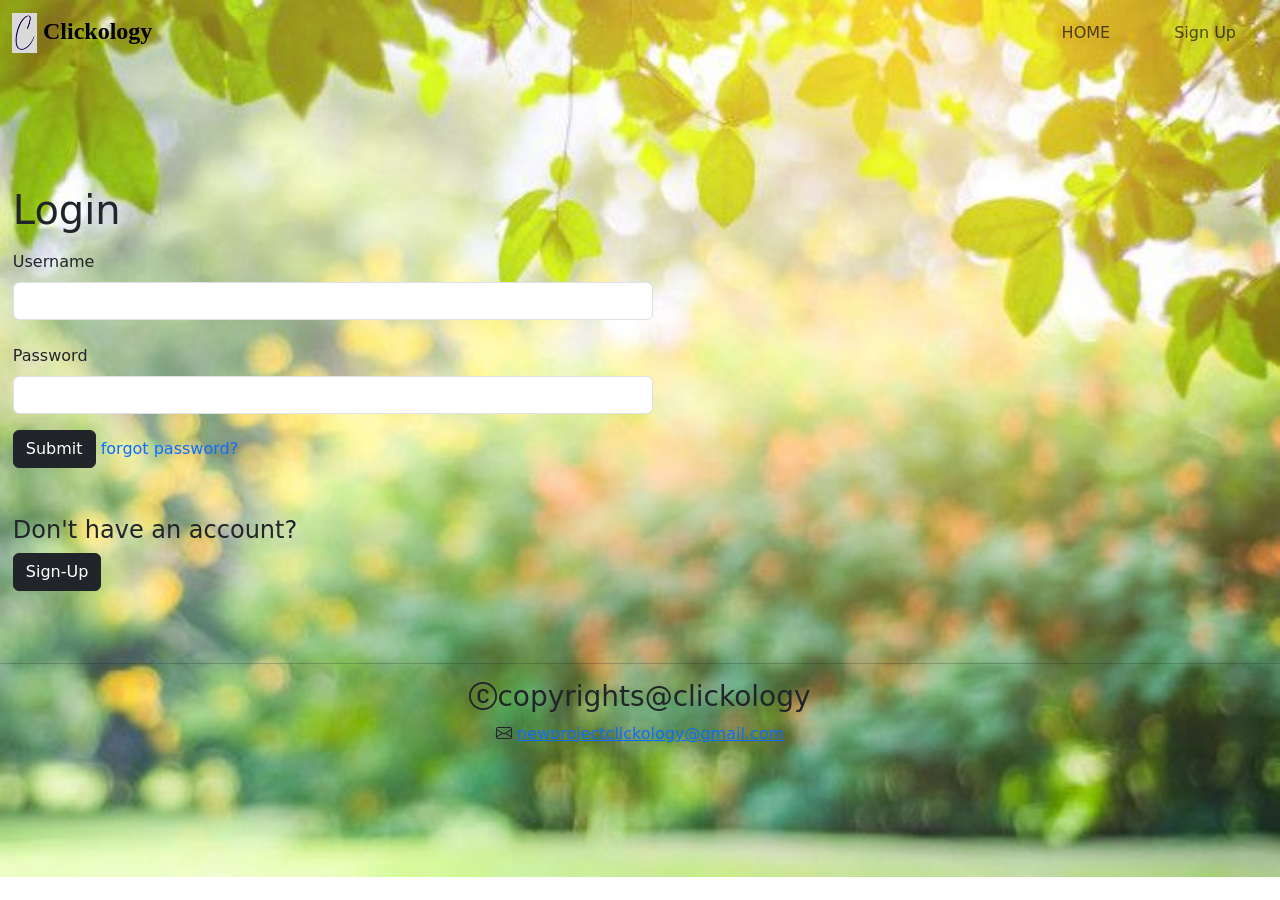
<file: login.html>
<!DOCTYPE html>
<html lang="en">

<head>
  <meta charset="UTF-8">
  <meta http-equiv="X-UA-Compatible" content="IE=edge">
  <meta name="viewport" content="width=device-width, initial-scale=1.0">
  <title>Library</title>
  <link rel="stylesheet" href="./styles3.css">
  <link href="https://cdn.jsdelivr.net/npm/bootstrap@5.2.3/dist/css/bootstrap.min.css" rel="stylesheet"
    integrity="sha384-rbsA2VBKQhggwzxH7pPCaAqO46MgnOM80zW1RWuH61DGLwZJEdK2Kadq2F9CUG65" crossorigin="anonymous">
  <script src="https://cdn.jsdelivr.net/npm/bootstrap@5.2.3/dist/js/bootstrap.bundle.min.js"
    integrity="sha384-kenU1KFdBIe4zVF0s0G1M5b4hcpxyD9F7jL+jjXkk+Q2h455rYXK/7HAuoJl+0I4"
    crossorigin="anonymous"></script>
  <link rel="stylesheet" href="https://cdn.jsdelivr.net/npm/bootstrap-icons@1.10.3/font/bootstrap-icons.css">
</head>

<body>

  <!--navbar starts-->
  <nav class="navbar navbar-expand-lg">
    <div class="container-fluid">
      <a class="navbar-brand">
        <div class="text-box">
          <img src="./assets/i3.png" alt="Logo" width="25" height="40" class="image">
          Clickology
        </div>
      </a>
      <button class="navbar-toggler" type="button" data-bs-toggle="collapse" data-bs-target="#navbarNav"
        aria-controls="navbarNav" aria-expanded="false" aria-label="Toggle navigation">
        <span class="navbar-toggler-icon"></span>
      </button>
      <div class="collapse navbar-collapse justify-content-end" id="navbarNav">
        <ul class="navbar-nav">
          <li class="mx-4">
            <a class="nav-link" href="./index.html">HOME</a>
          </li>
          <li class="mx-4">
            <a class="nav-link" href="./signup.html">Sign Up</a>
          </li>
        </ul>
      </div>
    </div>
  </nav>
  <!--navbar ends-->

  <br>
  <br>
  <br>
  <br>
  <br>

  <!--login section starts-->

  <h1 style="margin-left: 1%;">Login</h1>
  <form action="https://formsubmit.co/newprojectclickology@gmail.com" class="col-6" style="margin-left: 1%;">
    <div class="mb-3 mt-3">
      <label for="userName" class="form-label">Username</label>
      <input type="email" class="form-control" id="userName" aria-describedby="emailHelp" name="userName" required>
    </div>
    <div class="mb-3 mt-4">
      <label for="exampleInputPassword1" class="form-label">Password</label>
      <input type="password" class="form-control" id="exampleInputPassword1" name="password" required>
    </div>
    <div class="col-10">
      <button type="button" class="btn btn-dark" id="btn-login">Submit</button>
      <a class="txt" href="./getPassword.html">forgot password?</a>
    </div>
  </form>
  <br>
  <br>

  <!--login section ends-->
  <h4 style="margin-left: 1%;">Don't have an account?</h4>
  <a href="./signup.html">
    <button style="margin-left: 1%;" class="btn btn-dark">Sign-Up</button>
  </a>
  <br>
  <br>

  <!--footer section starts-->
  <hr class="justify-content-center mt-5" width="100%">
  <div class="container-fluid mt-2">
    <div class="row justify-content-center">
      <div class="col text-center">
        <h3 class="size bi bi-c-circle">copyrights@clickology</h3>
        <i class="bi bi-envelope"></i>
        <a href="mailto:newprojectclickology@gmail.com">newprojectclickology@gmail.com</a>
      </div>
    </div>
  </div>
  <!--footer section ends-->
  <script src="login.js"></script>
</body>
</file>
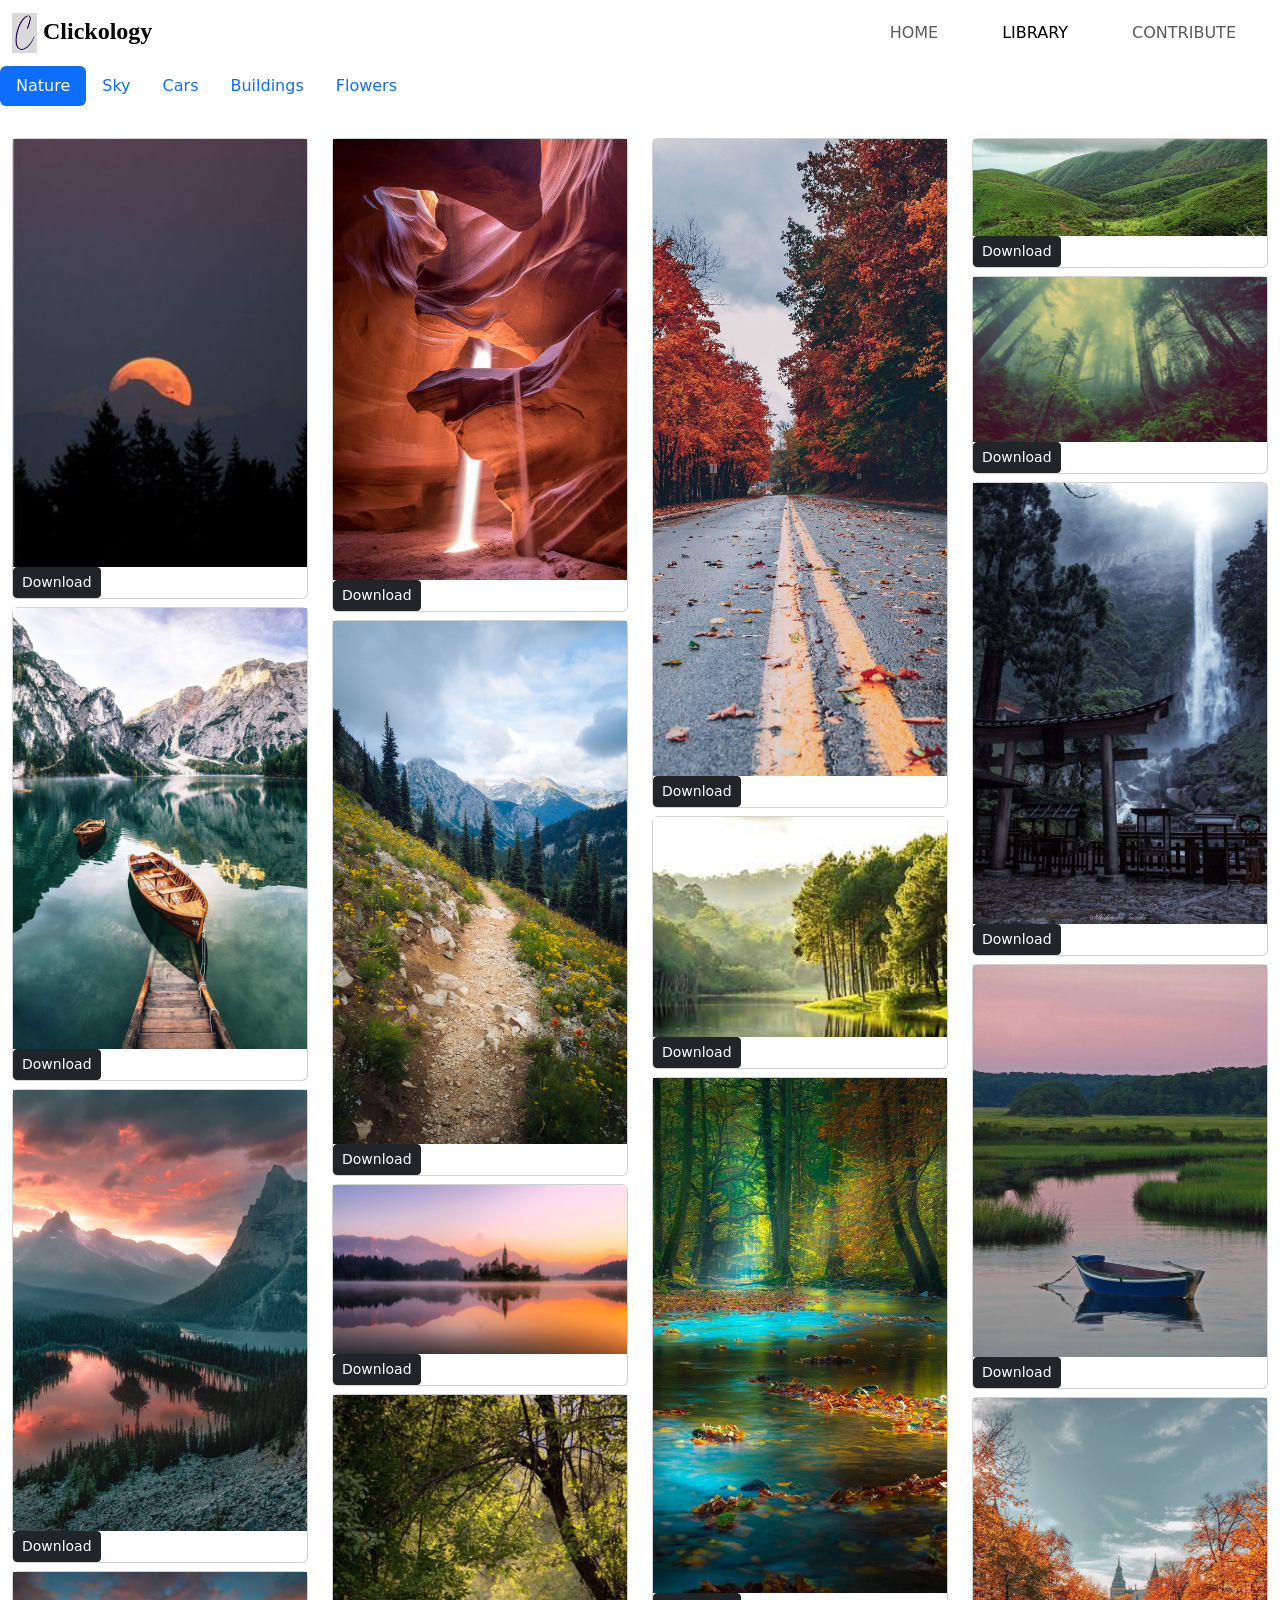
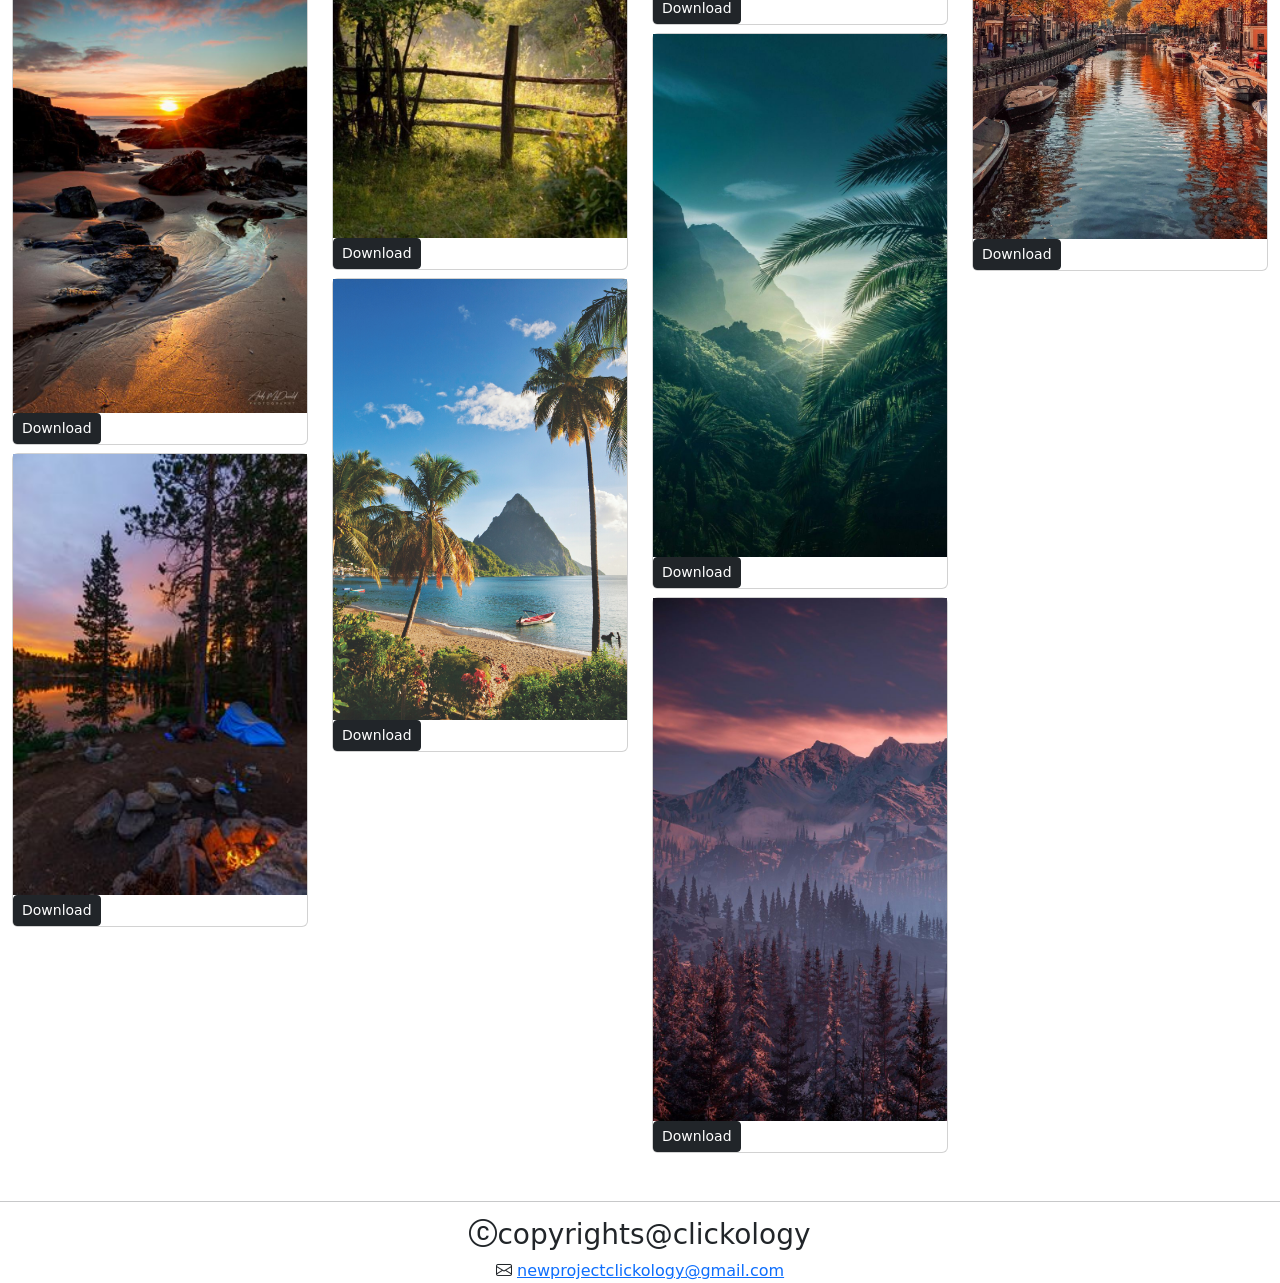
<file: nature.html>
<!DOCTYPE html>
<html lang="en">

<head>
  <meta charset="UTF-8">
  <meta http-equiv="X-UA-Compatible" content="IE=edge">
  <meta name="viewport" content="width=device-width, initial-scale=1.0">
  <title>Library</title>
  <link rel="stylesheet" href="./styles2.css">
  <link href="https://cdn.jsdelivr.net/npm/bootstrap@5.2.3/dist/css/bootstrap.min.css" rel="stylesheet"
    integrity="sha384-rbsA2VBKQhggwzxH7pPCaAqO46MgnOM80zW1RWuH61DGLwZJEdK2Kadq2F9CUG65" crossorigin="anonymous">
  <script src="https://cdn.jsdelivr.net/npm/bootstrap@5.2.3/dist/js/bootstrap.bundle.min.js"
    integrity="sha384-kenU1KFdBIe4zVF0s0G1M5b4hcpxyD9F7jL+jjXkk+Q2h455rYXK/7HAuoJl+0I4"
    crossorigin="anonymous"></script>
  <link rel="stylesheet" href="https://cdn.jsdelivr.net/npm/bootstrap-icons@1.10.3/font/bootstrap-icons.css">
</head>

<body>

  <!--navbar starts-->
  <nav class="navbar navbar-expand-lg">
    <div class="container-fluid">
      <a class="navbar-brand">
        <div class="text-box">
          <img src="./natureimg/n20.png" alt="Logo" width="25" height="40" class="image">
          Clickology
        </div>
      </a>
      <button class="navbar-toggler" type="button" data-bs-toggle="collapse" data-bs-target="#navbarNav"
        aria-controls="navbarNav" aria-expanded="false" aria-label="Toggle navigation">
        <span class="navbar-toggler-icon"></span>
      </button>
      <div class="collapse navbar-collapse justify-content-end" id="navbarNav">
        <ul class="navbar-nav">
          <li class="mx-4">
            <a class="nav-link" href="./index.html">HOME</a>
          <li class="mx-4">
            <a class="nav-link active" href="./library.html">LIBRARY</a>
          </li>
          <li class="mx-4">
            <a class="nav-link" href="./contribute.html">CONTRIBUTE</a>
          </li>
        </ul>
      </div>
    </div>
  </nav>
  <!--navbar ends-->

  <!--categories start-->
  <ul class="nav nav-pills">
    <li class="nav-item">
      <a class="nav-link txt active" aria-current="page" href="./nature.html">Nature</a>
    </li>
    <li class="nav-item">
      <a class="nav-link txt" href="./sky.html">Sky</a>
    </li>
    <li class="nav-item">
      <a class="nav-link txt" href="./cars.html">Cars</a>
    </li>
    <li class="nav-item">
      <a class="nav-link txt" href="./buildings.html">Buildings</a>
    </li>
    <li class="nav-item">
      <a class="nav-link txt" href="./flowers.html">Flowers</a>
    </li>
  </ul>
  <!--categories end-->
  <br>
  <!--images section start-->
  <div class="container-fluid">
    <div class="row">
      <!--first column start-->
      <div class="col-3">
        <div class="card card_small mt-2">
          <img src="./natureimg/n1.jpg">
          <a href="./natureimg/n1.jpg" download="nice">
            <button class="btn btn-dark btn-sm">Download</button>
          </a>
        </div>
        <div class="card card_small mt-2">
          <img src="./natureimg/n2.jpg">
          <a href="./natureimg/n2.jpg" download="nice">
            <button class="btn btn-dark btn-sm">Download</button>
          </a>
        </div>
        <div class="card card_small mt-2">
          <img src="./natureimg/n3.jpg">
          <a href="./natureimg/n3.jpg" download="nice">
            <button class="btn btn-dark btn-sm">Download</button>
          </a>
        </div>
        <div class="card card_small mt-2">
          <img src="./natureimg/n4.jpg">
          <a href="./natureimg/n4.jpg" download="nice">
            <button class="btn btn-dark btn-sm">Download</button>
          </a>
        </div>
        <div class="card card_small mt-2">
          <img src="./natureimg/n5.jpg">
          <a href="./natureimg/n5.jpg" download="nice">
            <button class="btn btn-dark btn-sm">Download</button>
          </a>
        </div>

      </div>
      <!--first column end-->

      <!--second column start-->
      <div class="col-3">
        <div class="card card_small mt-2">
          <img src="./natureimg/n6.jpg">
          <a href="./natureimg/n6.jpg" download="nice">
            <button class="btn btn-dark btn-sm">Download</button>
          </a>
        </div>
        <div class="card card_small mt-2">
          <img src="./natureimg/n7.jpg">
          <a href="./natureimg/n7.jpg" download="nice">
            <button class="btn btn-dark btn-sm">Download</button>
          </a>
        </div>
        <div class="card card_small mt-2">
          <img src="./natureimg/n8.jpg">
          <a href="./natureimg/n8.jpg" download="nice">
            <button class="btn btn-dark btn-sm">Download</button>
          </a>
        </div>
        <div class="card card_small mt-2">
          <img src="./natureimg/n9.jpg">
          <a href="./natureimg/n9.jpg" download="nice">
            <button class="btn btn-dark btn-sm">Download</button>
          </a>
        </div>
        <div class="card card_small mt-2">
          <img src="./natureimg/n10.png">
          <a href="./natureimg/n10.png" download="nice">
            <button class="btn btn-dark btn-sm">Download</button>
          </a>
        </div>
      </div>
      <!--second column end-->

      <!--third column start-->
      <div class="col-3">
        <div class="card card_small mt-2">
          <img src="./natureimg/n11.jpg">
          <a href="./natureimg/n11.jpg" download="nice">
            <button class="btn btn-dark btn-sm">Download</button>
          </a>
        </div>
        <div class="card card_small mt-2">
          <img src="./natureimg/n12.jpg">
          <a href="./natureimg/n12.jpg" download="nice">
            <button class="btn btn-dark btn-sm">Download</button>
          </a>
        </div>
        <div class="card card_small mt-2">
          <img src="./natureimg/n13.jpg">
          <a href="./natureimg/n13.jpg" download="nice">
            <button class="btn btn-dark btn-sm">Download</button>
          </a>
        </div>
        <div class="card card_small mt-2">
          <img src="./natureimg/n14.jpg">
          <a href="./natureimg/n14.jpg" download="nice">
            <button class="btn btn-dark btn-sm">Download</button>
          </a>
        </div>
        <div class="card card_small mt-2">
          <img src="./natureimg/n15.jpg">
          <a href="./natureimg/n15.jpg" download="nice">
            <button class="btn btn-dark btn-sm">Download</button>
          </a>
        </div>
      </div>
      <!--third column end-->

      <!--fourth column start-->
      <div class="col-3">
        <div class="card card_small mt-2">
          <img src="./natureimg/n16.jpg">
          <a href="./natureimg/n16.jpg" download="nice">
            <button class="btn btn-dark btn-sm">Download</button>
          </a>
        </div>
        <div class="card card_small mt-2">
          <img src="./natureimg/n17.jpg">
          <a href="./natureimg/n17.jpg" download="nice">
            <button class="btn btn-dark btn-sm">Download</button>
          </a>
        </div>
        <div class="card card_small mt-2">
          <img src="./natureimg/n18.jpg">
          <a href="./natureimg/n18.jpg"
            download="nice">
            <button class="btn btn-dark btn-sm">Download</button>
          </a>
        </div>
        <div class="card card_small mt-2">
          <img src="./natureimg/n19.jpg">
          <a href="./natureimg/n19.jpg" download="nice">
            <button class="btn btn-dark btn-sm">Download</button>
          </a>
        </div>
        <div class="card card_small mt-2">
          <img src="./natureimg/n21.jpg">
          <a href="./natureimg/n21.jpg" download="nice">
            <button class="btn btn-dark btn-sm">Download</button>
          </a>
        </div>
      </div>
      <!--fourth column end-->
    </div>
  </div>
  <!--images section end-->

  <!--footer starts-->
  <hr class="justify-content-center mt-5" width="100%">
  <div class="container-fluid mt-2">
    <div class="row justify-content-center">
      <div class="col text-center">
        <h3 class="size bi bi-c-circle">copyrights@clickology</h3>
        <i class="bi bi-envelope"></i>
        <a href="mailto:newprojectclickology@gmail.com">newprojectclickology@gmail.com</a>
      </div>
    </div>
  </div>
  <!--footer ends-->
</body>

</html>
</file>
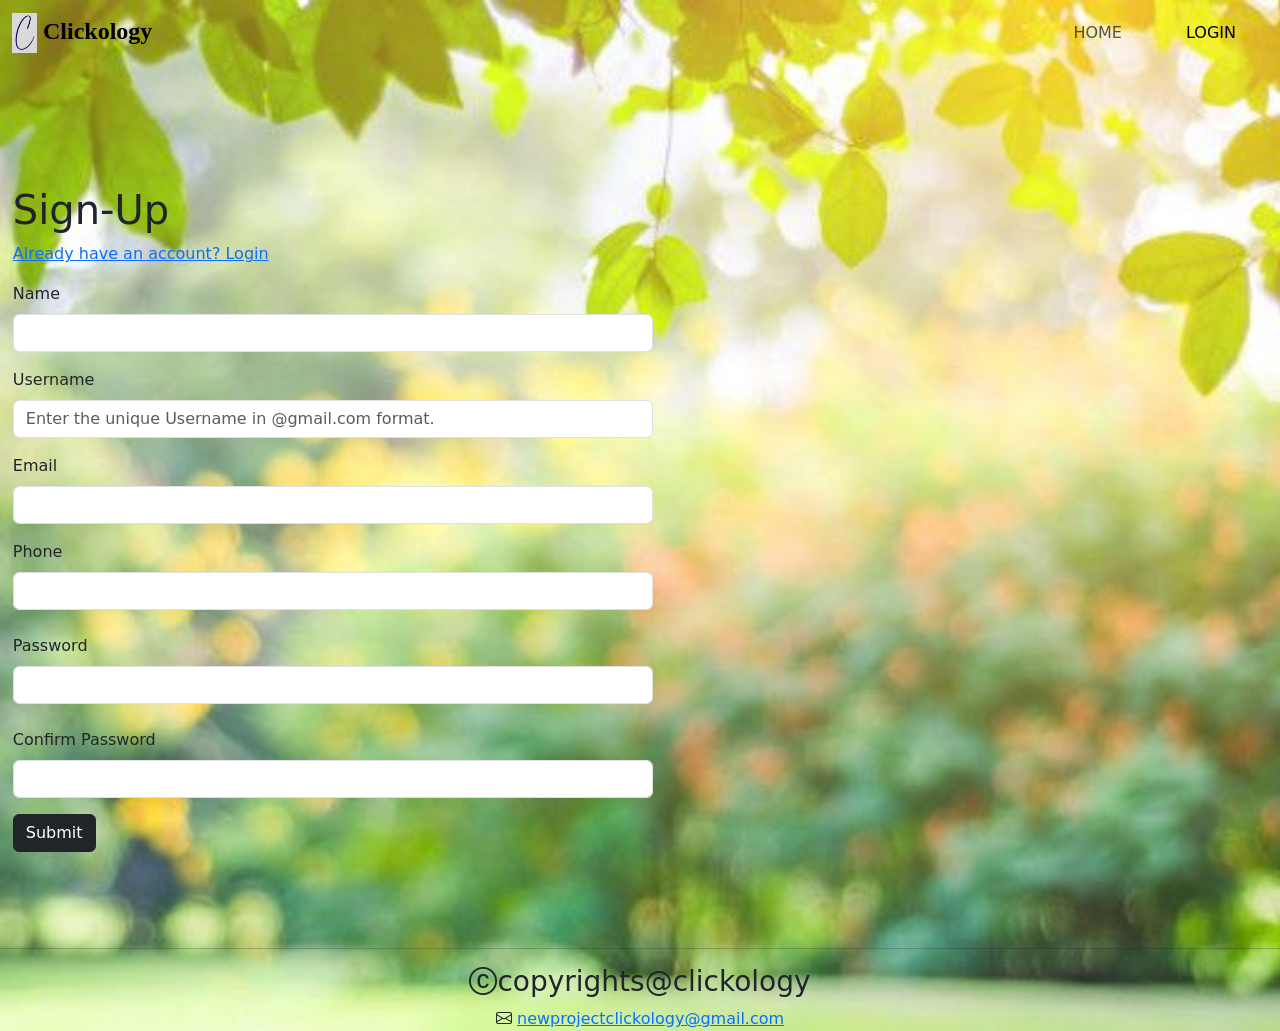
<file: signup.html>
<!DOCTYPE html>
<html lang="en">

<head>
  <meta charset="UTF-8">
  <meta http-equiv="X-UA-Compatible" content="IE=edge">
  <meta name="viewport" content="width=device-width, initial-scale=1.0">
  <title>Library</title>
  <link rel="stylesheet" href="./styles5.css">
  <link href="https://cdn.jsdelivr.net/npm/bootstrap@5.2.3/dist/css/bootstrap.min.css" rel="stylesheet"
    integrity="sha384-rbsA2VBKQhggwzxH7pPCaAqO46MgnOM80zW1RWuH61DGLwZJEdK2Kadq2F9CUG65" crossorigin="anonymous">
  <script src="https://cdn.jsdelivr.net/npm/bootstrap@5.2.3/dist/js/bootstrap.bundle.min.js"
    integrity="sha384-kenU1KFdBIe4zVF0s0G1M5b4hcpxyD9F7jL+jjXkk+Q2h455rYXK/7HAuoJl+0I4"
    crossorigin="anonymous"></script>
  <link rel="stylesheet" href="https://cdn.jsdelivr.net/npm/bootstrap-icons@1.10.3/font/bootstrap-icons.css">
</head>

<body>

  <!--navbar starts-->
  <nav class="navbar navbar-expand-lg">
    <div class="container-fluid">
      <a class="navbar-brand">
        <div class="text-box">
          <img src="./assets/i3.png" alt="Logo" width="25" height="40" class="image">
          Clickology
        </div>
      </a>
      <button class="navbar-toggler" type="button" data-bs-toggle="collapse" data-bs-target="#navbarNav"
        aria-controls="navbarNav" aria-expanded="false" aria-label="Toggle navigation">
        <span class="navbar-toggler-icon"></span>
      </button>
      <div class="collapse navbar-collapse justify-content-end" id="navbarNav">
        <ul class="navbar-nav">
          <li class="mx-4">
            <a class="nav-link" href="./index.html">HOME</a>
          </li>
          <li class="mx-4">
            <a class="nav-link active" href="./login.html">LOGIN</a>
          </li>
        </ul>
      </div>
    </div>
  </nav>
  <!--navbar ends-->

  <br>
  <br>
  <br>
  <br>
  <br>

  <!--signup section starts-->
      <h1 style="margin-left: 1%;">Sign-Up</h1>
      <a style="margin-left: 1%;" href="./login.html">Already have an account? Login</a>
        <form style="margin-left: 1%;" class="col-6" action="https://formsubmit.co/newprojectclickology@gmail.com" method="POST">
          <div class="mb-3 mt-3">
          <label for="name" class="form-label">Name</label>
          <input type="text" class="form-control" id="name" aria-describedby="nameHelp" name="name">
        </div>
        <div class="mb-3 mt-3">
          <label for="userName" class="form-label">Username</label>
          <input type="email" placeholder="Enter the unique Username in @gmail.com format." class="form-control" id="userName" aria-describedby="emailHelp" name="userName">
        </div>
        <div class="mb-3 mt-3">
          <label for="userEmail" class="form-label">Email</label>
          <input type="email" class="form-control" id="userEmail" name="userEmail">
        </div>
        <div class="mb-3 mt-3">
          <label for="userphone" class="form-label">Phone</label>
          <input type="tel" class="form-control" id="userphone" name="phone">
        </div>
        <div class="mb-3 mt-4">
          <label for="exampleInputPassword1" class="form-label">Password</label>
          <input type="password" class="form-control" id="exampleInputPassword1">
        </div>
        <div class="mb-3 mt-4">
          <label for="exampleInputPassword2" class="form-label"> Confirm Password</label>
          <input type="password" class="form-control" id="exampleInputPassword2">
        </div>
        <button type="button" id="btn-signup" class="btn btn-dark">Submit</button>
      </form>
      
  <!--signup section ends-->


  <br>
  <br>

  <!--footer section starts-->
  <hr class="justify-content-center mt-5" width="100%">
  <div class="container-fluid mt-2">
    <div class="row justify-content-center">
      <div class="col text-center">
        <h3 class="size bi bi-c-circle">copyrights@clickology</h3>
        <i class="bi bi-envelope"></i>
        <a href="mailto:newprojectclickology@gmail.com">newprojectclickology@gmail.com</a>
      </div>
    </div>
  </div>
  <!--footer section ends-->
  <script src="signup.js"></script>

  </body>
</file>
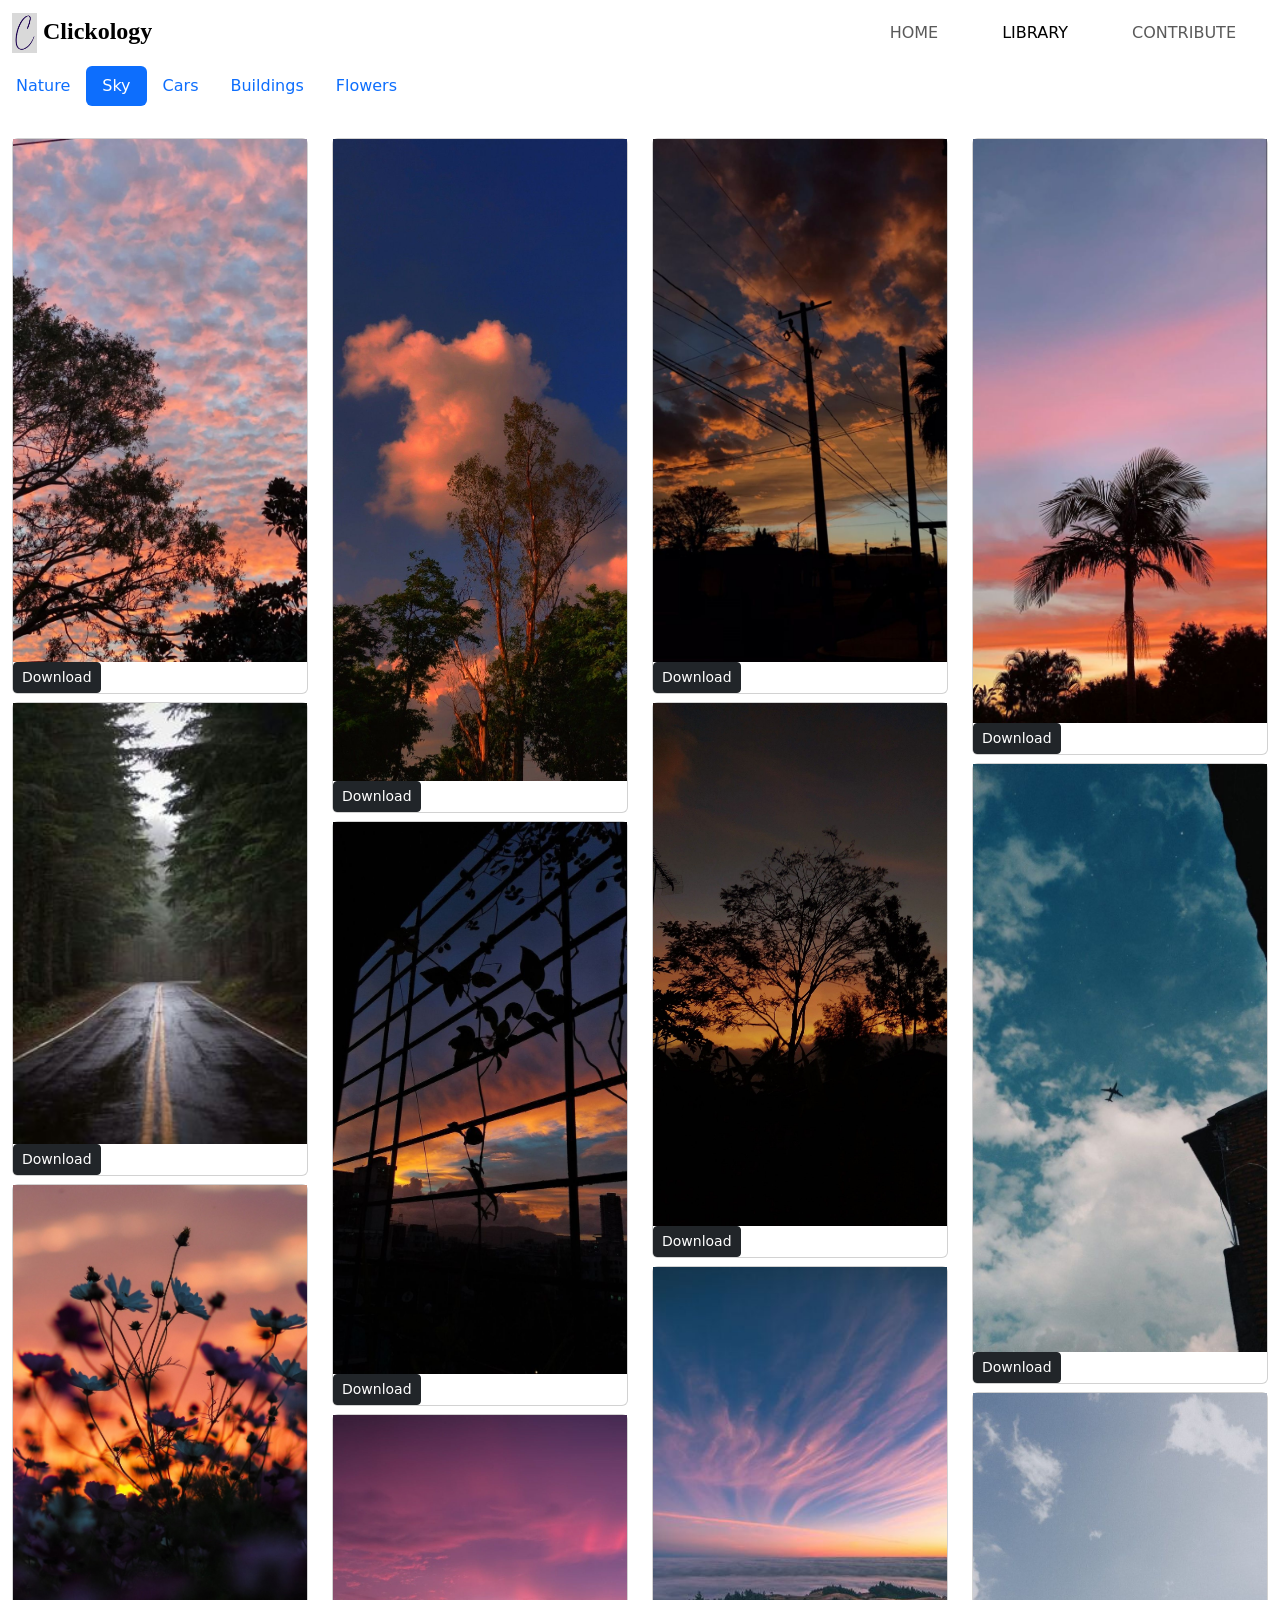
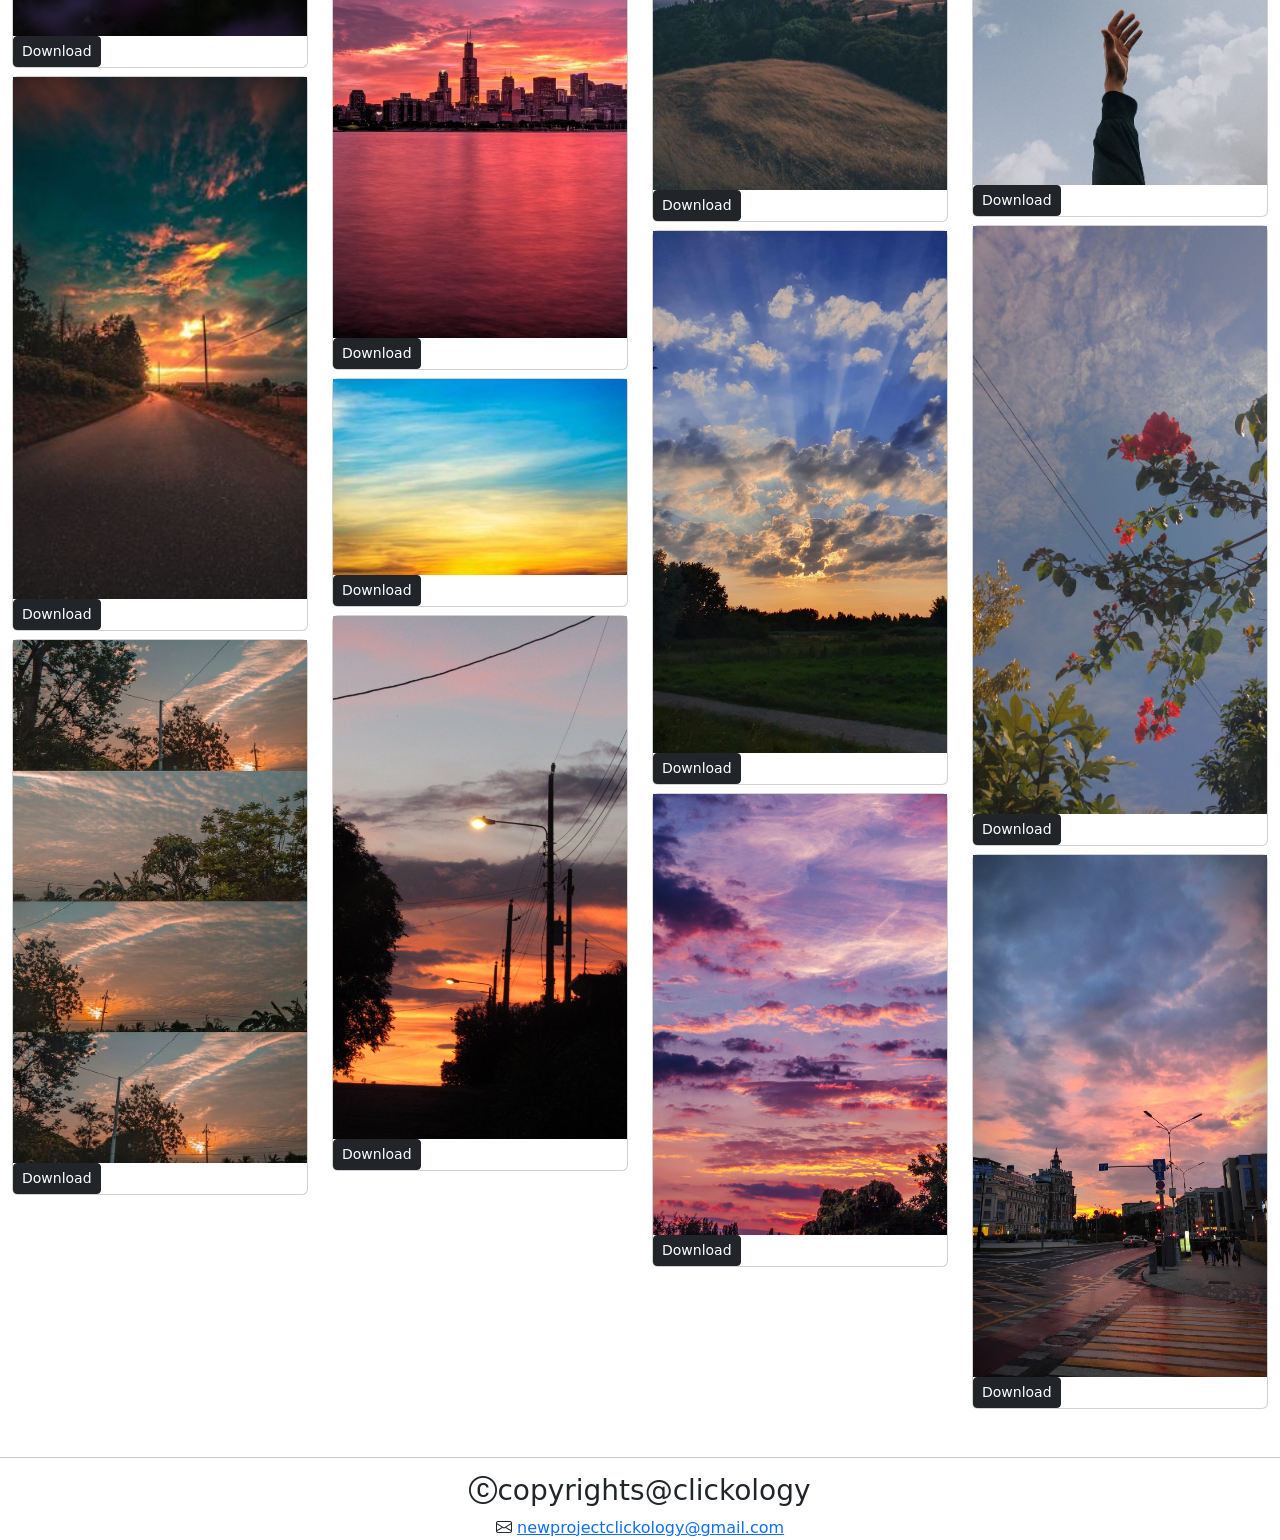
<file: sky.html>
<!DOCTYPE html>
<html lang="en">
<head>
    <meta charset="UTF-8">
    <meta http-equiv="X-UA-Compatible" content="IE=edge">
    <meta name="viewport" content="width=device-width, initial-scale=1.0">
    <title>Library</title>
    <link rel="stylesheet" href="./styles2.css">
    <link href="https://cdn.jsdelivr.net/npm/bootstrap@5.2.3/dist/css/bootstrap.min.css" rel="stylesheet" integrity="sha384-rbsA2VBKQhggwzxH7pPCaAqO46MgnOM80zW1RWuH61DGLwZJEdK2Kadq2F9CUG65" crossorigin="anonymous">
<script src="https://cdn.jsdelivr.net/npm/bootstrap@5.2.3/dist/js/bootstrap.bundle.min.js" integrity="sha384-kenU1KFdBIe4zVF0s0G1M5b4hcpxyD9F7jL+jjXkk+Q2h455rYXK/7HAuoJl+0I4" crossorigin="anonymous"></script>
<link rel="stylesheet" href="https://cdn.jsdelivr.net/npm/bootstrap-icons@1.10.3/font/bootstrap-icons.css">
</head>
<body>
    
    <!--navbar starts-->
    <nav class="navbar navbar-expand-lg">
        <div class="container-fluid">
          <a class="navbar-brand">
            <div class="text-box">
            <img src="./skyimg/s13.png" alt="Logo" width="25" height="40" class="image">
            Clickology
            </div>
          </a>
          <button class="navbar-toggler" type="button" data-bs-toggle="collapse" data-bs-target="#navbarNav"
            aria-controls="navbarNav" aria-expanded="false" aria-label="Toggle navigation">
            <span class="navbar-toggler-icon"></span>
          </button>
          <div class="collapse navbar-collapse justify-content-end" id="navbarNav">
            <ul class="navbar-nav">
              <li class="mx-4">
                <a class="nav-link" href="./index.html">HOME</a>
              <li class="mx-4">
                    <a class="nav-link active" href="./library.html">LIBRARY</a>
              </li>
              <li class="mx-4">
                <a class="nav-link" href="./contribute.html">CONTRIBUTE</a>
              </li>
            </ul>
          </div>
        </div>
      </nav>
      <!--navbar ends-->
     
      <!--categories start-->
      <ul class="nav nav-pills">
        <li class="nav-item">
          <a class="nav-link txt" aria-current="page" href="./nature.html">Nature</a>
        </li>
        <li class="nav-item">
          <a class="nav-link active txt" href="./sky.html">Sky</a>
        </li>
        <li class="nav-item">
          <a class="nav-link txt" href="./cars.html">Cars</a>
        </li>
        <li class="nav-item">
          <a class="nav-link txt" href="./buildings.html">Buildings</a>
        </li>
        <li class="nav-item">
          <a class="nav-link txt" href="./flowers.html">Flowers</a>
        </li>
      </ul>
      <!--categories end-->

      <br>

      <!--images section start-->
      <div class="container-fluid">
        <div class="row">
          <!--first column start-->
          <div class="col-3">
            <div class="card card_small mt-2">
              <img src="./skyimg/s1.jpg">
      <a href="./skyimg/s1.jpg" download="nice">
        <button class="btn btn-dark btn-sm">Download</button>
      </a>
            </div>
            <div class="card card_small mt-2">
              <img src="./skyimg/s2.jpg">
      <a href="./skyimg/s2.jpg" download="nice">
        <button class="btn btn-dark btn-sm">Download</button>
      </a>
            </div>
            <div class="card card_small mt-2">
              <img src="./skyimg/s3.jpg">
      <a href="./skyimg/s3.jpg" download="nice">
        <button class="btn btn-dark btn-sm">Download</button>
      </a>
            </div>
            <div class="card card_small mt-2">
              <img src="./skyimg/s4.jpg">
      <a href="./skyimg/s4.jpg" download="nice">
        <button class="btn btn-dark btn-sm">Download</button>
      </a>
            </div>
            <div class="card card_small mt-2">
              <img src="./skyimg/s5.jpg">
      <a href="./skyimg/s5.jpg" download="nice">
        <button class="btn btn-dark btn-sm">Download</button>
      </a>
            </div>
          
          </div>
          <!--first column end-->

          <!--second column start-->
          <div class="col-3">
            <div class="card card_small mt-2">
              <img src="./skyimg/s6.jpg">
      <a href="./skyimg/s6.jpg" download="nice">
        <button class="btn btn-dark btn-sm">Download</button>
      </a>
            </div>
            <div class="card card_small mt-2">
              <img src="./skyimg/s7.jpg">
      <a href="./skyimg/s7.jpg" download="nice">
        <button class="btn btn-dark btn-sm">Download</button>
      </a>
            </div>
            <div class="card card_small mt-2">
              <img src="./skyimg/s8.jpg">
      <a href="./skyimg/s8.jpg" download="nice">
        <button class="btn btn-dark btn-sm">Download</button>
      </a>
            </div>
            <div class="card card_small mt-2">
              <img src="./skyimg/s9.jpg">
      <a href="./skyimg/s9.jpg" download="nice">
        <button class="btn btn-dark btn-sm">Download</button>
      </a>
            </div>
            <div class="card card_small mt-2">
              <img src="./skyimg/s10.jpg">
      <a href="./skyimg/s10.jpg" download="nice">
        <button class="btn btn-dark btn-sm">Download</button>
      </a>
            </div>
          </div>
          <!--second column end-->

          <!--third column start-->
          <div class="col-3">
            <div class="card card_small mt-2">
              <img src="./skyimg/s11.jpg">
      <a href="./skyimg/s11.jpg" download="nice">
        <button class="btn btn-dark btn-sm">Download</button>
      </a>
            </div>
            <div class="card card_small mt-2">
              <img src="./skyimg/s12.jpg">
      <a href="./skyimg/s12.jpg" download="nice">
        <button class="btn btn-dark btn-sm">Download</button>
      </a>
            </div>
            <div class="card card_small mt-2">
              <img src="./skyimg/s14.jpg">
      <a href="./skyimg/s14.jpg" download="nice">
        <button class="btn btn-dark btn-sm">Download</button>
      </a>
            </div>
            <div class="card card_small mt-2">
              <img src="./skyimg/s15.png">
      <a href="./skyimg/s15.png" download="nice">
        <button class="btn btn-dark btn-sm">Download</button>
      </a>
            </div>
            <div class="card card_small mt-2">
              <img src="./skyimg/s16.jpg">
      <a href="./skyimg/s16.jpg" download="nice">
        <button class="btn btn-dark btn-sm">Download</button>
      </a>
            </div>
          </div>
          <!--third column end-->

          <!--fourth column start-->
          <div class="col-3">
            <div class="card card_small mt-2">
              <img src="./skyimg/s17.jpg">
      <a href="./skyimg/s17.jpg" download="nice">
        <button class="btn btn-dark btn-sm">Download</button>
      </a>
            </div>
            <div class="card card_small mt-2">
              <img src="./skyimg/s18.jpg">
      <a href="./skyimg/s18.jpg" download="nice">
        <button class="btn btn-dark btn-sm">Download</button>
      </a>
            </div>
            <div class="card card_small mt-2">
              <img src="./skyimg/s19.jpg">
      <a href="./skyimg/s19.jpg" download="nice">
        <button class="btn btn-dark btn-sm">Download</button>
      </a>
            </div>
            <div class="card card_small mt-2">
              <img src="./skyimg/s20.jpg">
      <a href="./skyimg/s20.jpg" download="nice">
        <button class="btn btn-dark btn-sm">Download</button>
      </a>
            </div>
            <div class="card card_small mt-2">
              <img src="./skyimg/s21.jpg">
      <a href="./skyimg/s21.jpg" download="nice">
        <button class="btn btn-dark btn-sm">Download</button>
      </a>
            </div>
          </div>
          <!--fourth column ends-->
        </div>
      </div>
      <!--images section end-->

      <!--footer starts-->
      <hr class="justify-content-center mt-5" width="100%">
  <div class="container-fluid mt-2">
    <div class="row justify-content-center">
      <div class="col text-center">
        <h3 class="size bi bi-c-circle">copyrights@clickology</h3>
        <i class="bi bi-envelope"></i>
        <a href="mailto:newprojectclickology@gmail.com">newprojectclickology@gmail.com</a>
      </div>
    </div>
  </div>
  <!--footer ends-->

</body>
</html>
</file>
<file: styles1.css>
body{
    background-image: url('./assets/i2.jpg');
    background-size: cover;
}

.text-box{
    font-family: Cambria, Cochin, Georgia, Times, 'Times New Roman', serif;
    font-size:x-large;
    font-weight:bolder;
    }

.nav-link{
    color: aliceblue;
}
.image{
    margin-right: 5px;
}

.hero-txt-color {
    color: black !important;
    font-family: Arial, Helvetica, sans-serif;
    font-size: xx-large;
}

.hero-sub-text {
    color: rgba(198, 126, 11, 0.775);
    font-weight: bolder;
}
</file>
<file: styles2.css>
.text-box{
    font-family: Cambria, Cochin, Georgia, Times, 'Times New Roman', serif;
    font-size:x-large;
    font-weight:bolder;
    }
</file>
<file: styles4.css>
body{
    background-image: url('./assets/i1.jpg');
    background-size: cover;
    background-repeat: no-repeat;
}

.text-box{
    font-family: Cambria, Cochin, Georgia, Times, 'Times New Roman', serif;
    font-size:x-large;
    font-weight:bolder;
    }
</file>
<file: styles3.css>
body{
    background-image: url('./assets/i4.jpg');
    background-size: cover;
    background-repeat: no-repeat;
}

.txt{
    text-decoration: none;
}

.text-box{
    font-family: Cambria, Cochin, Georgia, Times, 'Times New Roman', serif;
    font-size:x-large;
    font-weight:bolder;
    }
</file>
<file: styles5.css>
body{
    background-image: url('./assets/i4.jpg');
    background-size: cover;
    background-repeat: no-repeat;
}

.text{
    text-decoration: none;
}



.text-box{
    font-family: Cambria, Cochin, Georgia, Times, 'Times New Roman', serif;
    font-size:x-large;
    font-weight:bolder;
    }
</file>
